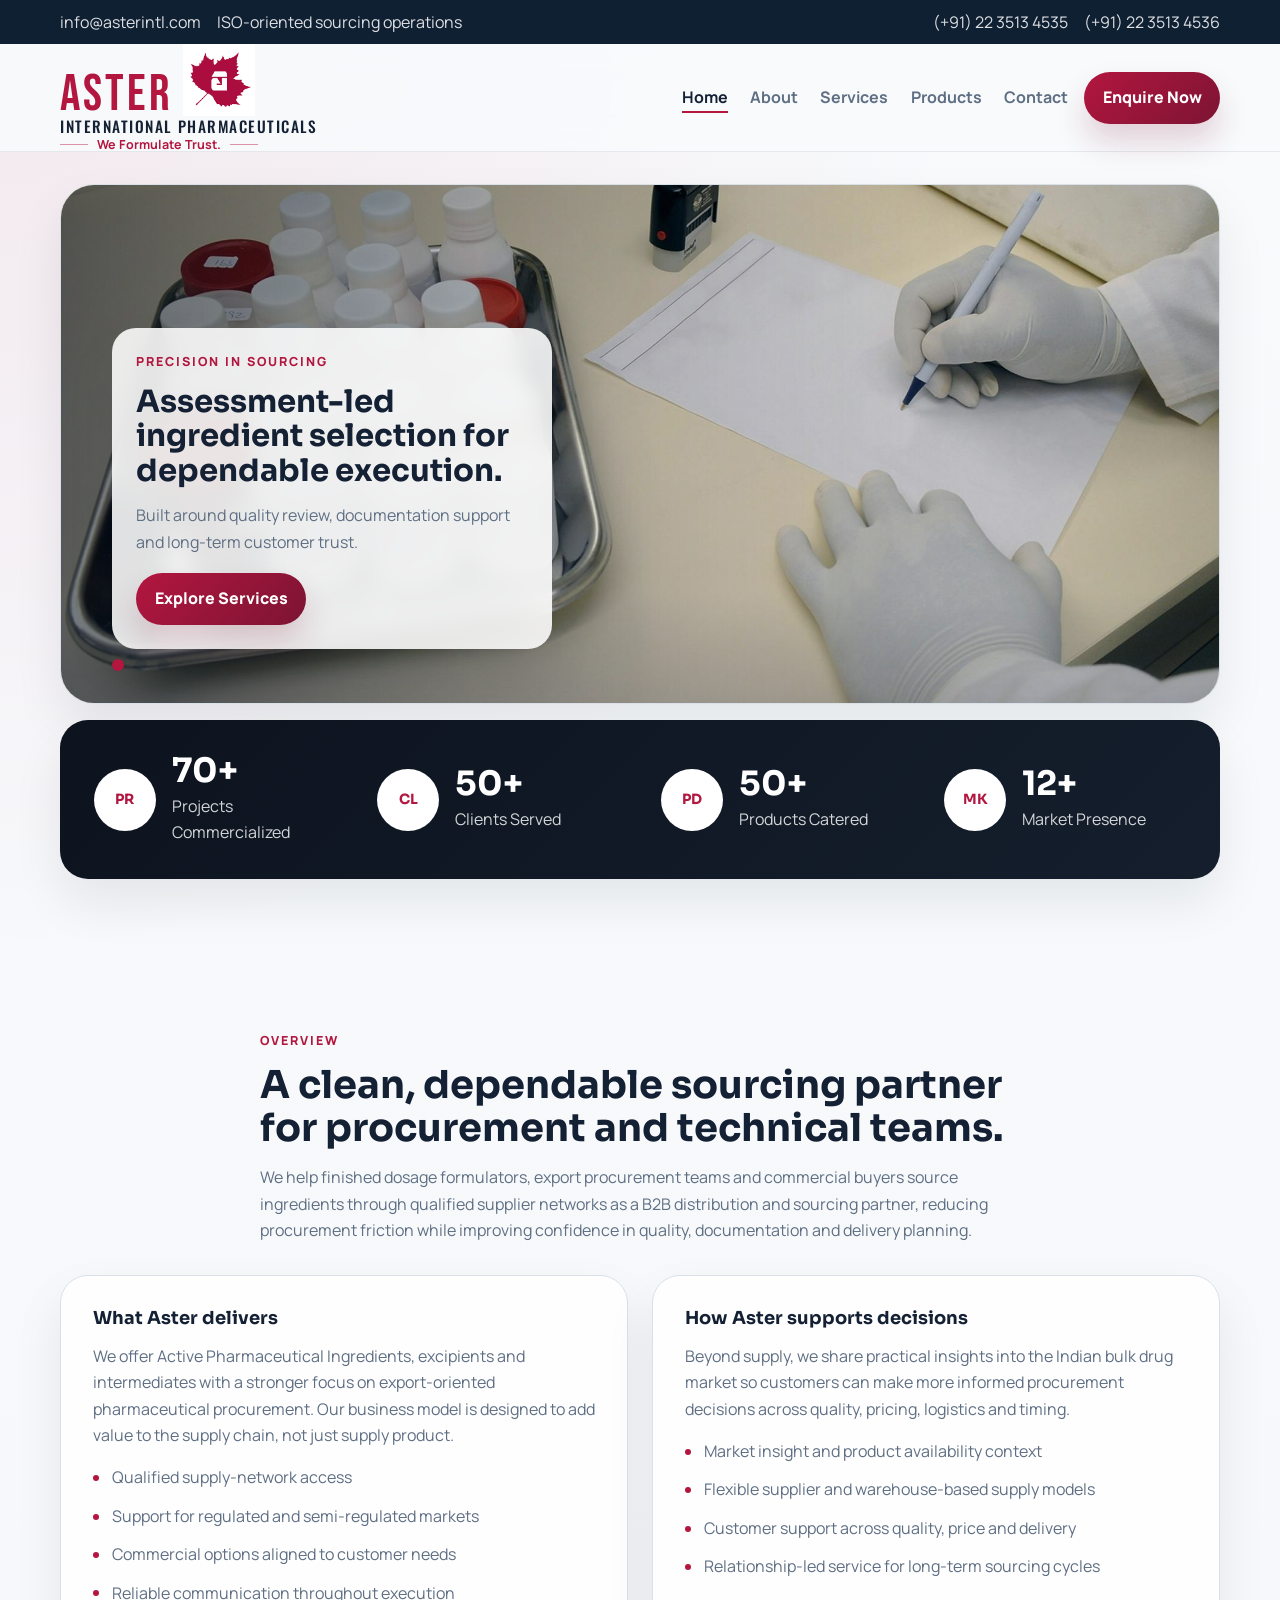
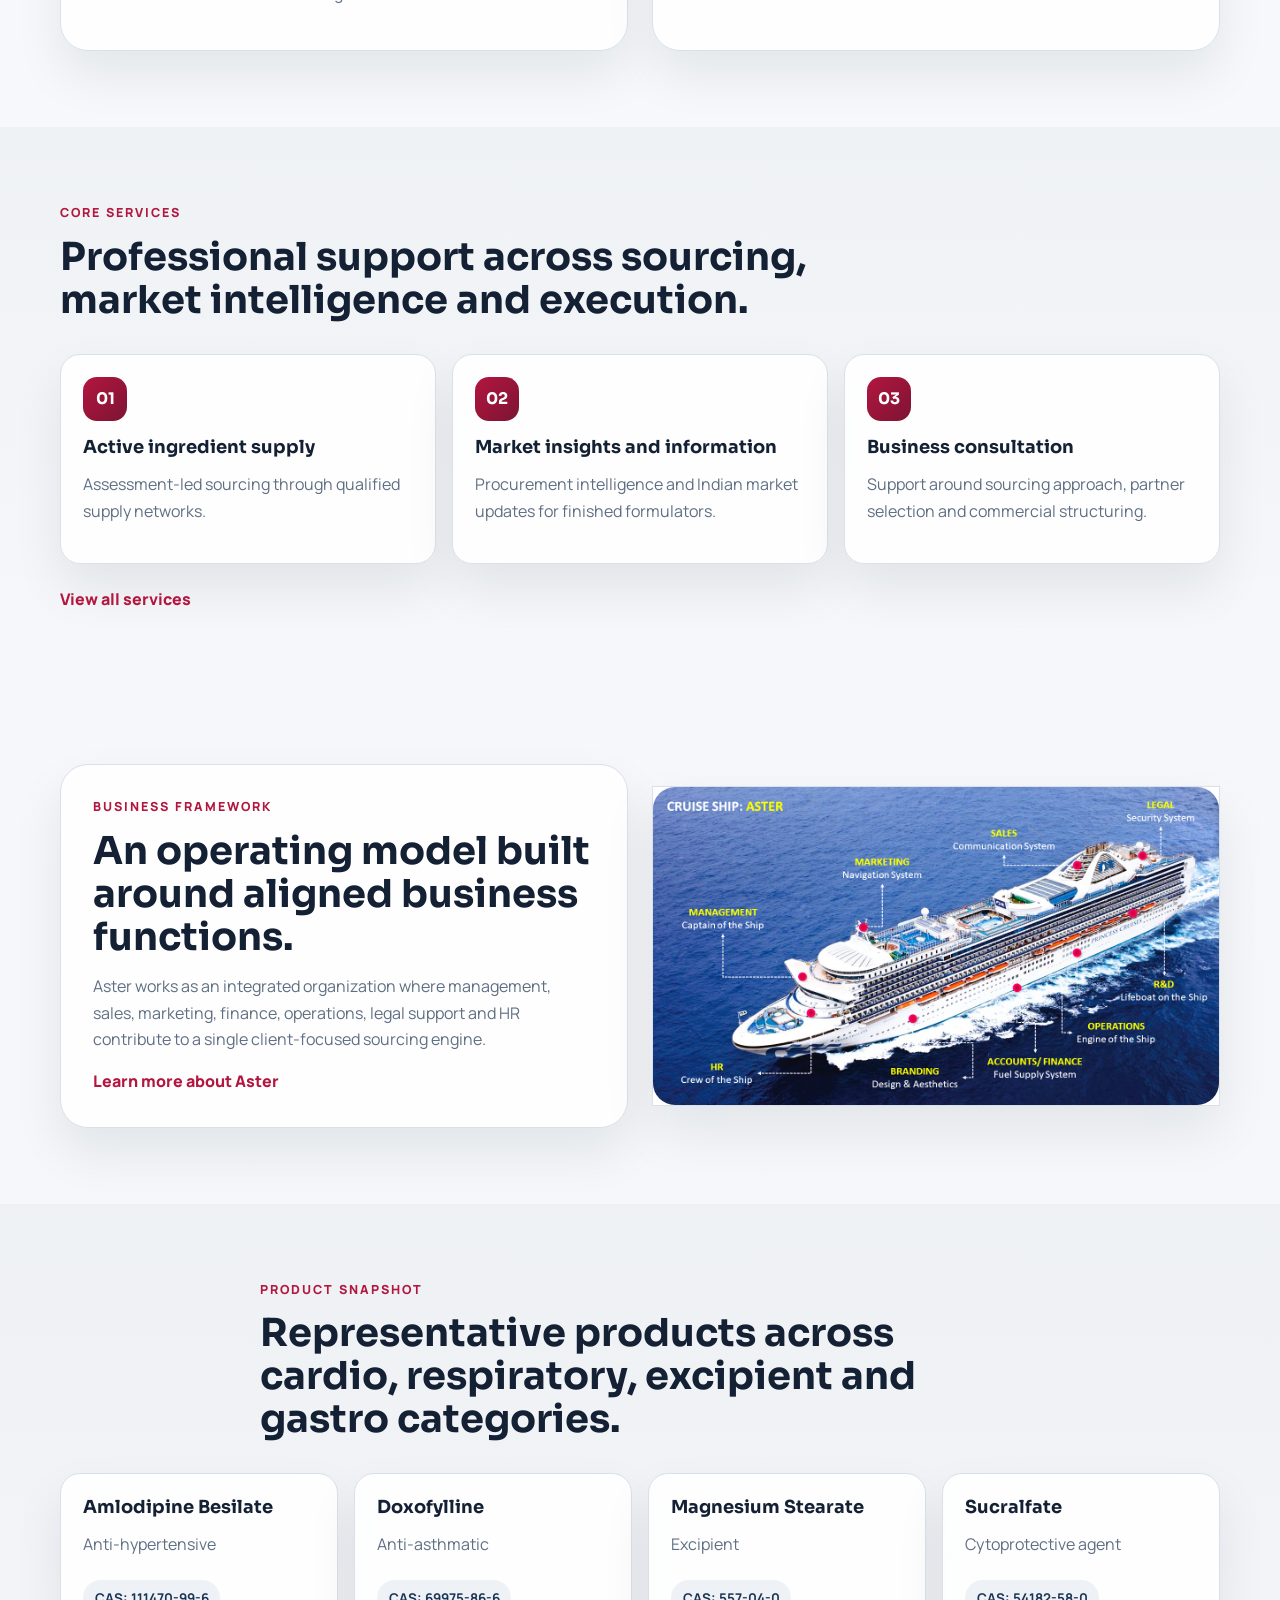
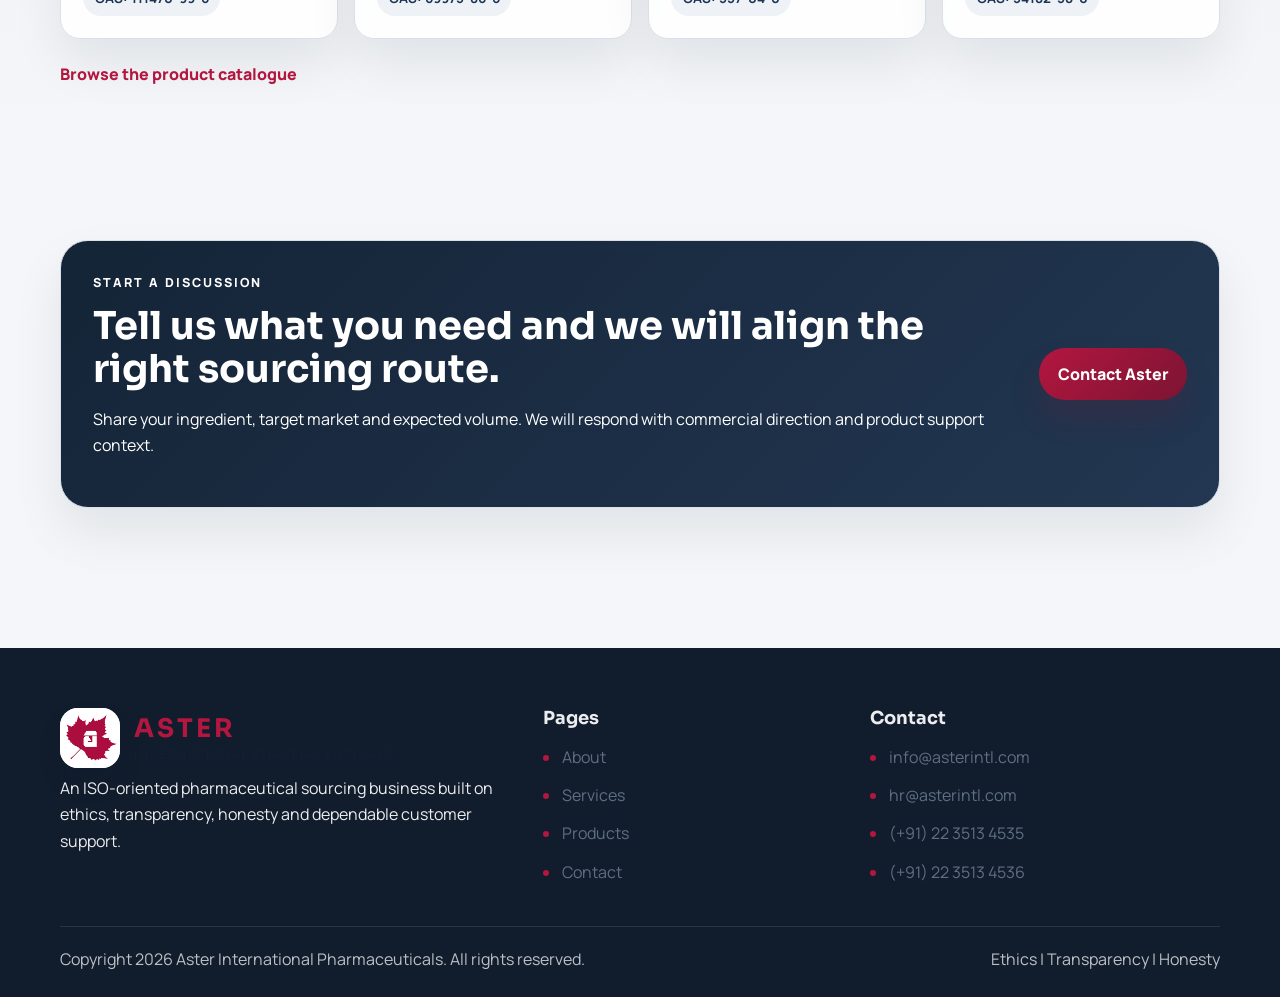
<file: index.html>
<!DOCTYPE html>
<html lang="en">
<head>
  <meta charset="UTF-8">
  <meta name="viewport" content="width=device-width, initial-scale=1.0">
  <title>Aster International | Pharmaceutical Ingredient Sourcing</title>
  <meta
    name="description"
    content="Aster International Pharmaceuticals provides API sourcing, excipients, intermediates, market intelligence and export support for pharmaceutical companies."
  >
  <link rel="preconnect" href="https://fonts.googleapis.com">
  <link rel="preconnect" href="https://fonts.gstatic.com" crossorigin>
  <link
    href="https://fonts.googleapis.com/css2?family=Bebas+Neue&family=Manrope:wght@400;500;600;700;800&family=Oswald:wght@400;500;600&family=Sora:wght@600;700&display=swap"
    rel="stylesheet"
  >
  <link rel="icon" type="image/png" href="assets/aster-logo.png">
  <link rel="stylesheet" href="styles.css">
</head>
<body class="page-home">
  <div class="topbar">
    <div class="container topbar-inner">
      <div class="topbar-line">
        <a href="mailto:info@asterintl.com">info@asterintl.com</a>
        <span>ISO-oriented sourcing operations</span>
      </div>
      <div class="topbar-line">
        <a href="tel:+912235134535">(+91) 22 3513 4535</a>
        <a href="tel:+912235134536">(+91) 22 3513 4536</a>
      </div>
    </div>
  </div>

  <header class="site-header">
    <div class="container nav-shell">
      <a href="index.html" class="brand brand-header">
        <span class="brand-header-lockup">
          <span class="brand-wordmark-row">
            <span class="brand-name">ASTER</span>
            <img class="brand-logo brand-logo-header" src="assets/aster-logo.png" alt="Aster International logo">
          </span>
          <span class="brand-subtitle">International Pharmaceuticals</span>
          <span class="brand-tagline">We Formulate Trust.</span>
        </span>
      </a>
      <button class="nav-toggle" aria-label="Toggle menu" aria-expanded="false">Menu</button>
      <nav class="site-nav">
        <ul class="nav-links">
          <li><a class="active" href="index.html">Home</a></li>
          <li><a href="about.html">About</a></li>
          <li><a href="services.html">Services</a></li>
          <li><a href="products.html">Products</a></li>
          <li><a href="contact.html">Contact</a></li>
        </ul>
      </nav>
      <a href="contact.html" class="header-cta">Enquire Now</a>
    </div>
  </header>

  <main>
    <section class="hero-slider-section">
      <div class="container">
        <div class="hero-slider reveal">
          <article class="hero-slide slide-partner active">
            <img
              class="hero-slide-image"
              src="assets/hero-clean-1.jpg"
              alt="Laboratory quality documentation and pharmaceutical samples"
            >
            <div class="hero-slide-panel">
              <p class="eyebrow">Precision In Sourcing</p>
              <h2>Assessment-led ingredient selection for dependable execution.</h2>
              <p>Built around quality review, documentation support and long-term customer trust.</p>
              <a href="services.html" class="button button-primary">Explore Services</a>
            </div>
          </article>

          <article class="hero-slide slide-products">
            <img
              class="hero-slide-image"
              src="assets/hero-clean-2.jpg"
              alt="Scientist operating a microscope in a laboratory"
            >
            <div class="hero-slide-panel">
              <p class="eyebrow">Active Ingredients and Excipients</p>
              <h2>Product support aligned to research, quality and commercial relevance.</h2>
              <p>Representative API and excipient coverage for formulation businesses and export buyers.</p>
              <a href="products.html" class="button button-primary">View Products</a>
            </div>
          </article>

          <article class="hero-slide slide-factories">
            <img
              class="hero-slide-image"
              src="assets/hero-clean-3.jpg"
              alt="Scientist working in a clean modern pharmaceutical lab"
            >
            <div class="hero-slide-panel">
              <p class="eyebrow">Distribution Network</p>
              <h2>Commercial support shaped around qualified supply networks and compliant sourcing routes.</h2>
              <p>Suitable for regulated and semi-regulated market programs across global pharmaceutical supply chains.</p>
              <a href="contact.html" class="button button-primary">Start Discussion</a>
            </div>
          </article>

          <div class="hero-slider-nav" aria-label="Homepage highlights">
            <button class="hero-dot active" type="button" aria-label="Show partner slide"></button>
            <button class="hero-dot" type="button" aria-label="Show products slide"></button>
            <button class="hero-dot" type="button" aria-label="Show factories slide"></button>
          </div>
        </div>
      </div>
    </section>

    <section class="section section-tight">
      <div class="container">
        <div class="metric-band reveal">
          <article class="metric-item">
            <div class="metric-icon">PR</div>
            <div>
              <strong class="count-up" data-target="70">0</strong>
              <span>Projects Commercialized</span>
            </div>
          </article>
          <article class="metric-item">
            <div class="metric-icon">CL</div>
            <div>
              <strong class="count-up" data-target="50">0</strong>
              <span>Clients Served</span>
            </div>
          </article>
          <article class="metric-item">
            <div class="metric-icon">PD</div>
            <div>
              <strong class="count-up" data-target="50">0</strong>
              <span>Products Catered</span>
            </div>
          </article>
          <article class="metric-item">
            <div class="metric-icon">MK</div>
            <div>
              <strong class="count-up" data-target="12">0</strong>
              <span>Market Presence</span>
            </div>
          </article>
        </div>
      </div>
    </section>

    <section class="section">
      <div class="container section-intro reveal">
        <p class="eyebrow">Overview</p>
        <h2>A clean, dependable sourcing partner for procurement and technical teams.</h2>
        <p>
          We help finished dosage formulators, export procurement teams and commercial buyers source
          ingredients through qualified supplier networks as a B2B distribution and sourcing partner,
          reducing procurement friction while improving confidence in quality, documentation and delivery planning.
        </p>
      </div>

      <div class="container split-grid">
        <article class="content-card reveal">
          <h3>What Aster delivers</h3>
          <p>
            We offer Active Pharmaceutical Ingredients, excipients and intermediates with a stronger
            focus on export-oriented pharmaceutical procurement. Our business model is designed to add
            value to the supply chain, not just supply product.
          </p>
          <ul class="check-list">
            <li>Qualified supply-network access</li>
            <li>Support for regulated and semi-regulated markets</li>
            <li>Commercial options aligned to customer needs</li>
            <li>Reliable communication throughout execution</li>
          </ul>
        </article>

        <article class="content-card reveal">
          <h3>How Aster supports decisions</h3>
          <p>
            Beyond supply, we share practical insights into the Indian bulk drug market so customers
            can make more informed procurement decisions across quality, pricing, logistics and timing.
          </p>
          <ul class="check-list">
            <li>Market insight and product availability context</li>
            <li>Flexible supplier and warehouse-based supply models</li>
            <li>Customer support across quality, price and delivery</li>
            <li>Relationship-led service for long-term sourcing cycles</li>
          </ul>
        </article>
      </div>
    </section>

    <section class="section section-surface">
      <div class="container">
        <div class="section-intro reveal">
          <p class="eyebrow">Core Services</p>
          <h2>Professional support across sourcing, market intelligence and execution.</h2>
        </div>
        <div class="card-grid three-up">
          <article class="service-box reveal">
            <span class="service-number">01</span>
            <h3>Active ingredient supply</h3>
            <p>Assessment-led sourcing through qualified supply networks.</p>
          </article>
          <article class="service-box reveal">
            <span class="service-number">02</span>
            <h3>Market insights and information</h3>
            <p>Procurement intelligence and Indian market updates for finished formulators.</p>
          </article>
          <article class="service-box reveal">
            <span class="service-number">03</span>
            <h3>Business consultation</h3>
            <p>Support around sourcing approach, partner selection and commercial structuring.</p>
          </article>
        </div>
        <div class="section-actions reveal">
          <a href="services.html" class="text-link">View all services</a>
        </div>
      </div>
    </section>

    <section class="section">
      <div class="container visual-layout">
        <div class="visual-copy reveal">
          <p class="eyebrow">Business Framework</p>
          <h2>An operating model built around aligned business functions.</h2>
          <p>
            Aster works as an integrated organization where management, sales, marketing, finance,
            operations, legal support and HR contribute to a single client-focused sourcing engine.
          </p>
          <a href="about.html" class="text-link">Learn more about Aster</a>
        </div>
        <div class="visual-frame reveal">
          <img
            src="assets/aster-organization-map.jpeg"
            alt="Aster organizational operating model showing management, sales, operations, finance and support functions"
          >
        </div>
      </div>
    </section>

    <section class="section section-surface">
      <div class="container section-intro reveal">
        <p class="eyebrow">Product Snapshot</p>
        <h2>Representative products across cardio, respiratory, excipient and gastro categories.</h2>
      </div>
      <div class="container card-grid four-up">
        <article class="product-preview reveal">
          <h3>Amlodipine Besilate</h3>
          <p>Anti-hypertensive</p>
          <span>CAS: 111470-99-6</span>
        </article>
        <article class="product-preview reveal">
          <h3>Doxofylline</h3>
          <p>Anti-asthmatic</p>
          <span>CAS: 69975-86-6</span>
        </article>
        <article class="product-preview reveal">
          <h3>Magnesium Stearate</h3>
          <p>Excipient</p>
          <span>CAS: 557-04-0</span>
        </article>
        <article class="product-preview reveal">
          <h3>Sucralfate</h3>
          <p>Cytoprotective agent</p>
          <span>CAS: 54182-58-0</span>
        </article>
      </div>
      <div class="container section-actions reveal">
        <a href="products.html" class="text-link">Browse the product catalogue</a>
      </div>
    </section>

    <section class="section">
      <div class="container cta-panel reveal">
        <div>
          <p class="eyebrow">Start A Discussion</p>
          <h2>Tell us what you need and we will align the right sourcing route.</h2>
          <p>
            Share your ingredient, target market and expected volume. We will respond with commercial
            direction and product support context.
          </p>
        </div>
        <a href="contact.html" class="button button-primary">Contact Aster</a>
      </div>
    </section>
  </main>

  <footer class="site-footer">
    <div class="container footer-grid">
      <div class="footer-brand">
        <a href="index.html" class="brand">
          <img class="brand-logo" src="assets/aster-logo.png" alt="Aster International logo">
          <span class="brand-text">
            <strong>ASTER</strong>
            <small>International Pharmaceuticals</small>
          </span>
        </a>
        <p class="footer-copy">
          An ISO-oriented pharmaceutical sourcing business built on ethics, transparency, honesty and
          dependable customer support.
        </p>
      </div>
      <div>
        <h3>Pages</h3>
        <ul class="footer-links">
          <li><a href="about.html">About</a></li>
          <li><a href="services.html">Services</a></li>
          <li><a href="products.html">Products</a></li>
          <li><a href="contact.html">Contact</a></li>
        </ul>
      </div>
      <div>
        <h3>Contact</h3>
        <ul class="footer-links">
          <li><a href="mailto:info@asterintl.com">info@asterintl.com</a></li>
          <li><a href="mailto:hr@asterintl.com">hr@asterintl.com</a></li>
          <li><a href="tel:+912235134535">(+91) 22 3513 4535</a></li>
          <li><a href="tel:+912235134536">(+91) 22 3513 4536</a></li>
        </ul>
      </div>
    </div>
    <div class="container footer-bottom">
      <p>Copyright <span data-year></span> Aster International Pharmaceuticals. All rights reserved.</p>
      <p>Ethics | Transparency | Honesty</p>
    </div>
  </footer>

  <script src="script.js"></script>
</body>
</html>
</file>
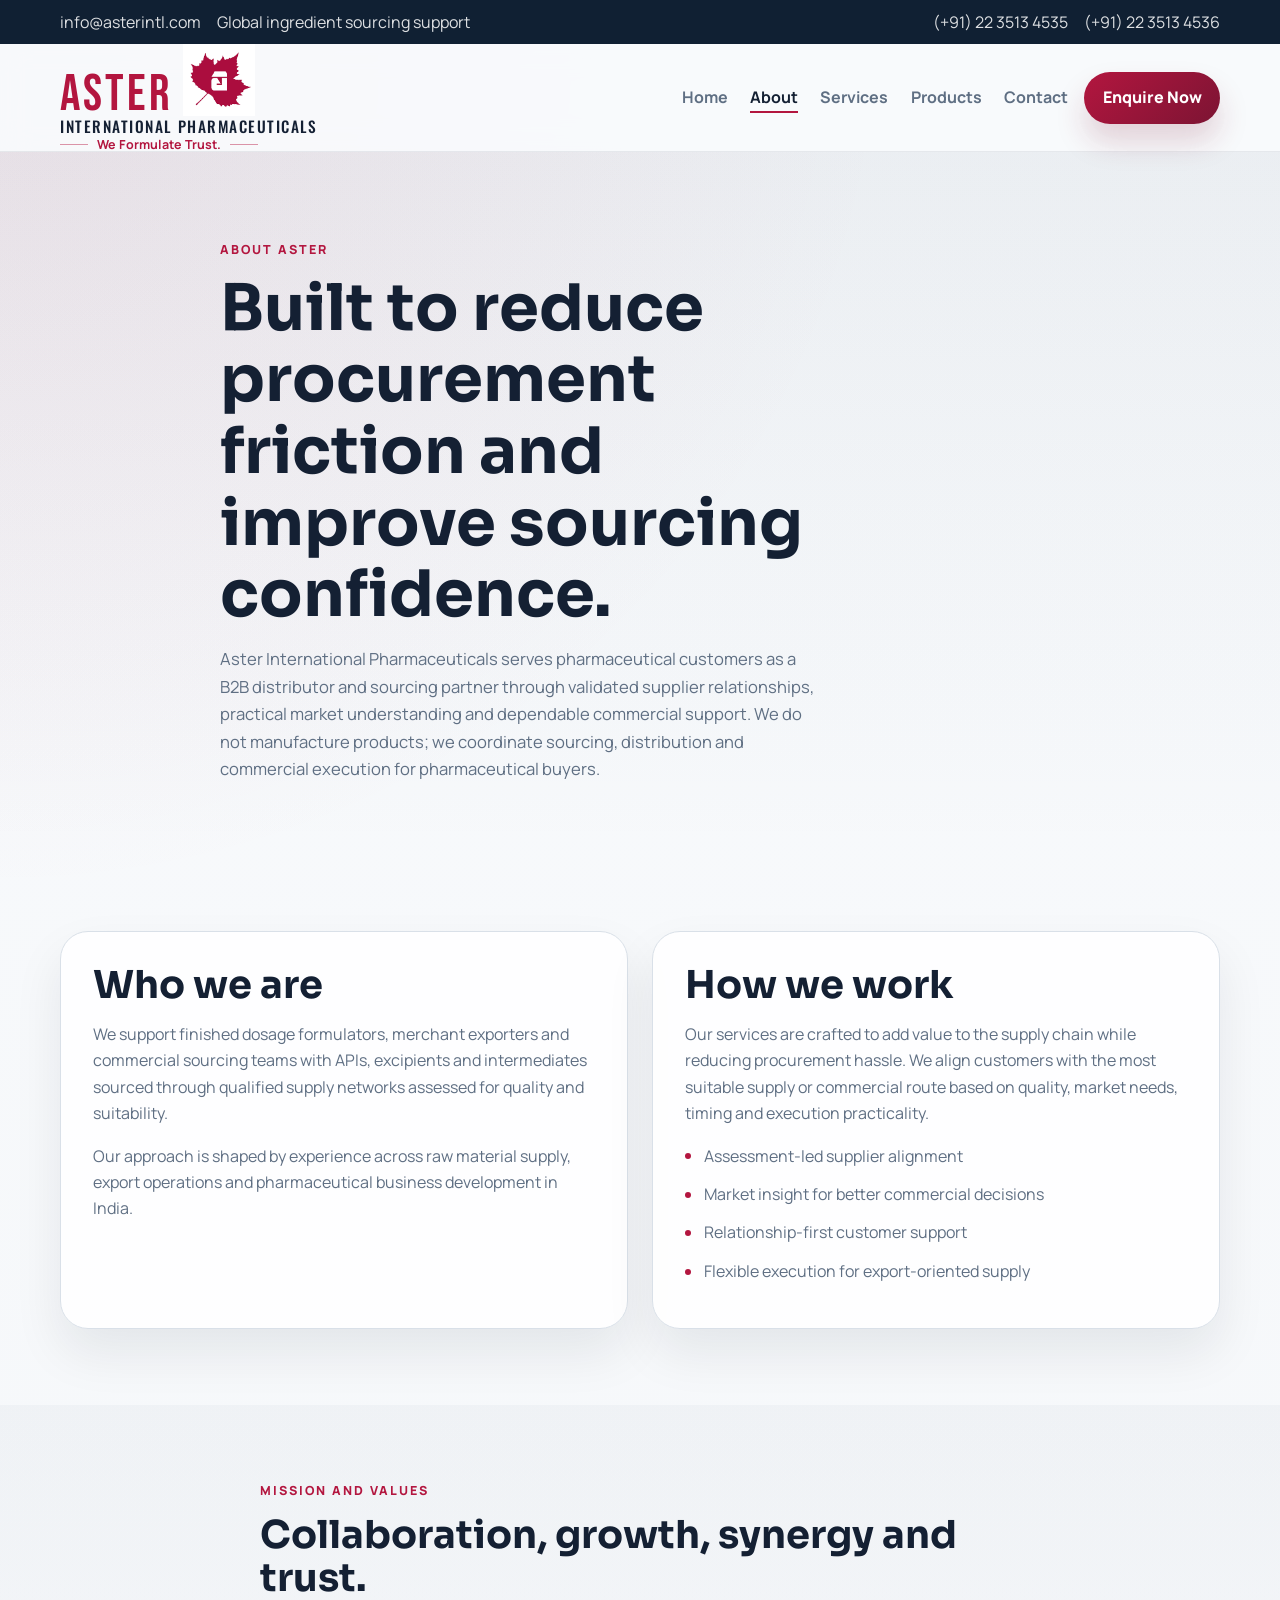
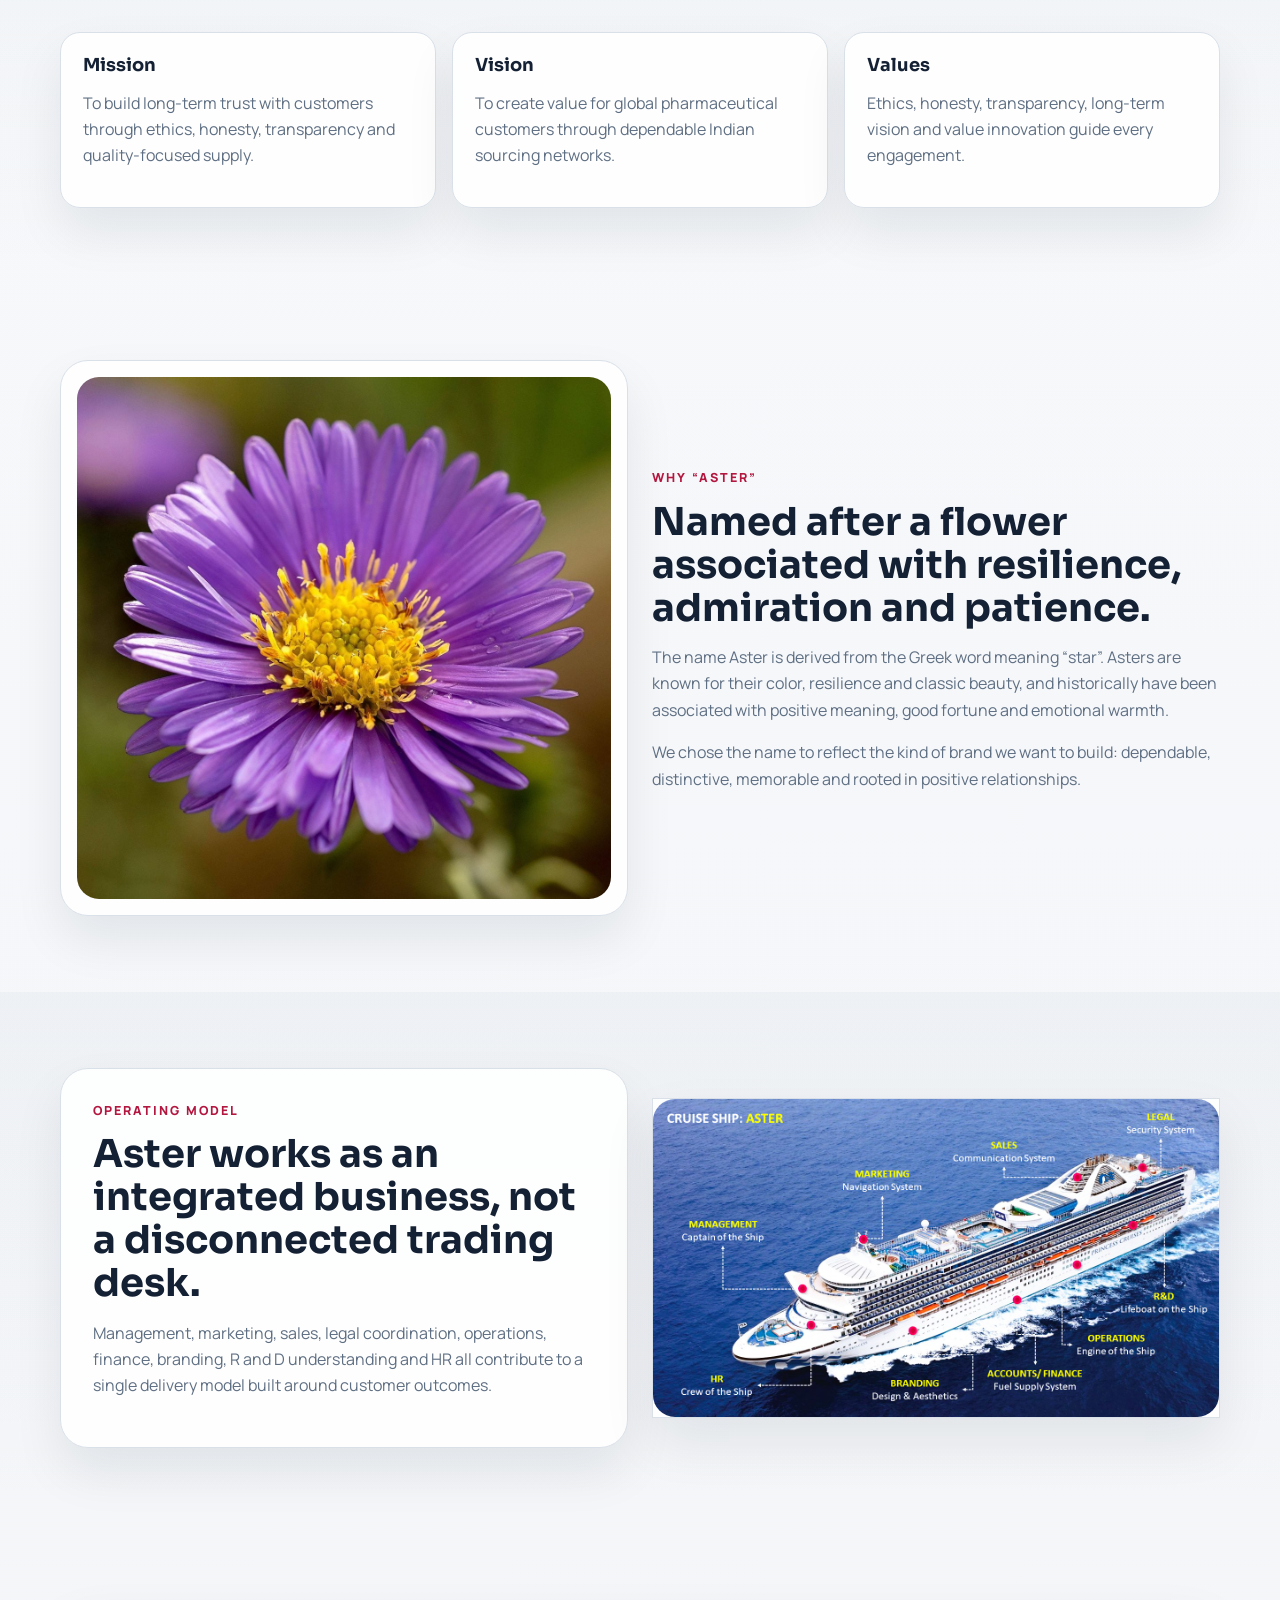
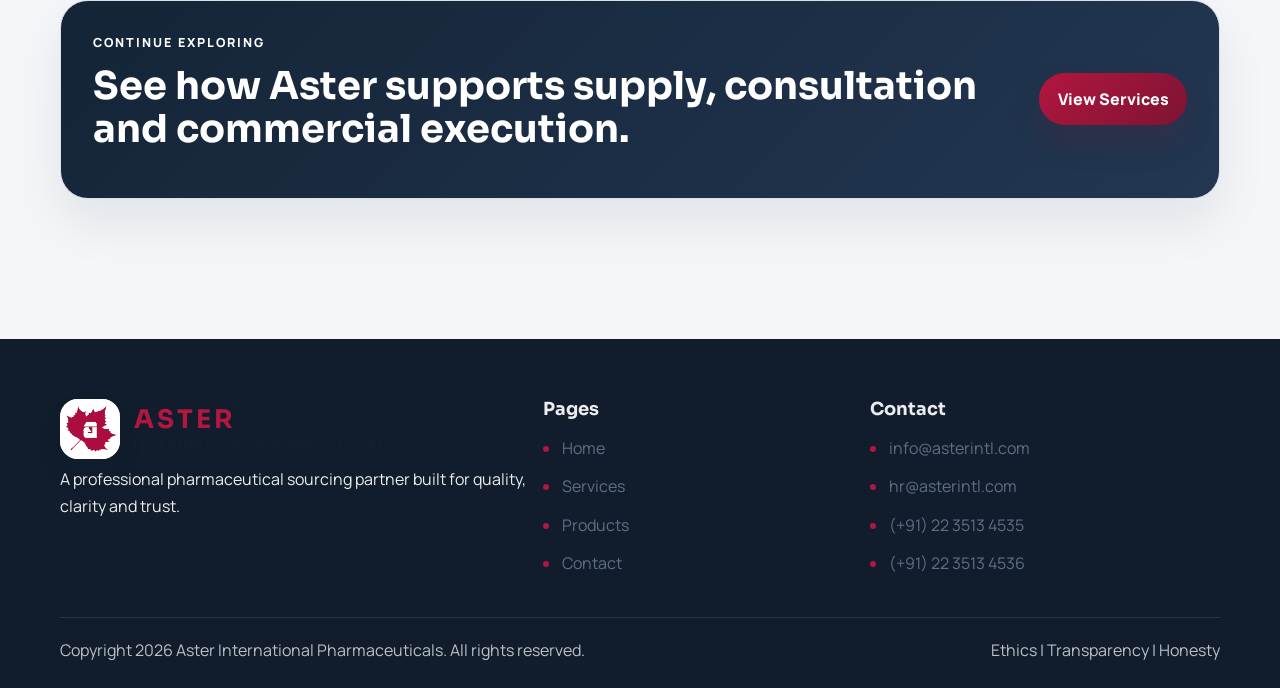
<file: about.html>
<!DOCTYPE html>
<html lang="en">
<head>
  <meta charset="UTF-8">
  <meta name="viewport" content="width=device-width, initial-scale=1.0">
  <title>About | Aster International</title>
  <meta
    name="description"
    content="Learn about Aster International Pharmaceuticals, its mission, values, sourcing philosophy and operating model."
  >
  <link rel="preconnect" href="https://fonts.googleapis.com">
  <link rel="preconnect" href="https://fonts.gstatic.com" crossorigin>
  <link
    href="https://fonts.googleapis.com/css2?family=Bebas+Neue&family=Manrope:wght@400;500;600;700;800&family=Oswald:wght@400;500;600&family=Sora:wght@600;700&display=swap"
    rel="stylesheet"
  >
  <link rel="icon" type="image/png" href="assets/aster-logo.png">
  <link rel="stylesheet" href="styles.css">
</head>
<body class="page-about">
  <div class="topbar">
    <div class="container topbar-inner">
      <div class="topbar-line">
        <a href="mailto:info@asterintl.com">info@asterintl.com</a>
        <span>Global ingredient sourcing support</span>
      </div>
      <div class="topbar-line">
        <a href="tel:+912235134535">(+91) 22 3513 4535</a>
        <a href="tel:+912235134536">(+91) 22 3513 4536</a>
      </div>
    </div>
  </div>

  <header class="site-header">
    <div class="container nav-shell">
      <a href="index.html" class="brand brand-header">
        <span class="brand-header-lockup">
          <span class="brand-wordmark-row">
            <span class="brand-name">ASTER</span>
            <img class="brand-logo brand-logo-header" src="assets/aster-logo.png" alt="Aster International logo">
          </span>
          <span class="brand-subtitle">International Pharmaceuticals</span>
          <span class="brand-tagline">We Formulate Trust.</span>
        </span>
      </a>
      <button class="nav-toggle" aria-label="Toggle menu" aria-expanded="false">Menu</button>
      <nav class="site-nav">
        <ul class="nav-links">
          <li><a href="index.html">Home</a></li>
          <li><a class="active" href="about.html">About</a></li>
          <li><a href="services.html">Services</a></li>
          <li><a href="products.html">Products</a></li>
          <li><a href="contact.html">Contact</a></li>
        </ul>
      </nav>
      <a href="contact.html" class="header-cta">Enquire Now</a>
    </div>
  </header>

  <main>
    <section class="page-hero">
      <div class="container">
        <p class="eyebrow">About Aster</p>
        <h1>Built to reduce procurement friction and improve sourcing confidence.</h1>
        <p class="lead">
          Aster International Pharmaceuticals serves pharmaceutical customers as a B2B distributor
          and sourcing partner through validated supplier relationships, practical market understanding
          and dependable commercial support. We do not manufacture products; we coordinate sourcing,
          distribution and commercial execution for pharmaceutical buyers.
        </p>
      </div>
    </section>

    <section class="section">
      <div class="container split-grid">
        <article class="content-card reveal">
          <h2>Who we are</h2>
          <p>
            We support finished dosage formulators, merchant exporters and commercial sourcing teams
            with APIs, excipients and intermediates sourced through qualified supply networks
            assessed for quality and suitability.
          </p>
          <p>
            Our approach is shaped by experience across raw material supply, export operations and
            pharmaceutical business development in India.
          </p>
        </article>
        <article class="content-card reveal">
          <h2>How we work</h2>
          <p>
            Our services are crafted to add value to the supply chain while reducing procurement hassle.
            We align customers with the most suitable supply or commercial route based on quality,
            market needs, timing and execution practicality.
          </p>
          <ul class="check-list">
            <li>Assessment-led supplier alignment</li>
            <li>Market insight for better commercial decisions</li>
            <li>Relationship-first customer support</li>
            <li>Flexible execution for export-oriented supply</li>
          </ul>
        </article>
      </div>
    </section>

    <section class="section section-surface">
      <div class="container section-intro reveal">
        <p class="eyebrow">Mission and Values</p>
        <h2>Collaboration, growth, synergy and trust.</h2>
      </div>
      <div class="container card-grid three-up">
        <article class="pillar-card reveal">
          <h3>Mission</h3>
          <p>
            To build long-term trust with customers through ethics, honesty, transparency and quality-focused supply.
          </p>
        </article>
        <article class="pillar-card reveal">
          <h3>Vision</h3>
          <p>
            To create value for global pharmaceutical customers through dependable Indian sourcing networks.
          </p>
        </article>
        <article class="pillar-card reveal">
          <h3>Values</h3>
          <p>
            Ethics, honesty, transparency, long-term vision and value innovation guide every engagement.
          </p>
        </article>
      </div>
    </section>

    <section class="section">
      <div class="container flower-layout">
        <div class="flower-frame reveal">
          <img src="assets/aster-flower.jpg" alt="Purple aster flower">
        </div>
        <div class="flower-copy reveal">
          <p class="eyebrow">Why “Aster”</p>
          <h2>Named after a flower associated with resilience, admiration and patience.</h2>
          <p>
            The name Aster is derived from the Greek word meaning “star”. Asters are known for their
            color, resilience and classic beauty, and historically have been associated with positive
            meaning, good fortune and emotional warmth.
          </p>
          <p>
            We chose the name to reflect the kind of brand we want to build: dependable, distinctive,
            memorable and rooted in positive relationships.
          </p>
        </div>
      </div>
    </section>

    <section class="section section-surface">
      <div class="container visual-layout">
        <div class="visual-copy reveal">
          <p class="eyebrow">Operating Model</p>
          <h2>Aster works as an integrated business, not a disconnected trading desk.</h2>
          <p>
            Management, marketing, sales, legal coordination, operations, finance, branding, R and D
            understanding and HR all contribute to a single delivery model built around customer outcomes.
          </p>
        </div>
        <div class="visual-frame reveal">
          <img
            src="assets/aster-organization-map.jpeg"
            alt="Aster business function illustration showing management, sales, operations, finance and support functions"
          >
        </div>
      </div>
    </section>

    <section class="section">
      <div class="container cta-panel reveal">
        <div>
          <p class="eyebrow">Continue Exploring</p>
          <h2>See how Aster supports supply, consultation and commercial execution.</h2>
        </div>
        <a href="services.html" class="button button-primary">View Services</a>
      </div>
    </section>
  </main>

  <footer class="site-footer">
    <div class="container footer-grid">
      <div class="footer-brand">
        <a href="index.html" class="brand">
          <img class="brand-logo" src="assets/aster-logo.png" alt="Aster International logo">
          <span class="brand-text">
            <strong>ASTER</strong>
            <small>International Pharmaceuticals</small>
          </span>
        </a>
        <p class="footer-copy">A professional pharmaceutical sourcing partner built for quality, clarity and trust.</p>
      </div>
      <div>
        <h3>Pages</h3>
        <ul class="footer-links">
          <li><a href="index.html">Home</a></li>
          <li><a href="services.html">Services</a></li>
          <li><a href="products.html">Products</a></li>
          <li><a href="contact.html">Contact</a></li>
        </ul>
      </div>
      <div>
        <h3>Contact</h3>
        <ul class="footer-links">
          <li><a href="mailto:info@asterintl.com">info@asterintl.com</a></li>
          <li><a href="mailto:hr@asterintl.com">hr@asterintl.com</a></li>
          <li><a href="tel:+912235134535">(+91) 22 3513 4535</a></li>
          <li><a href="tel:+912235134536">(+91) 22 3513 4536</a></li>
        </ul>
      </div>
    </div>
    <div class="container footer-bottom">
      <p>Copyright <span data-year></span> Aster International Pharmaceuticals. All rights reserved.</p>
      <p>Ethics | Transparency | Honesty</p>
    </div>
  </footer>

  <script src="script.js"></script>
</body>
</html>
</file>
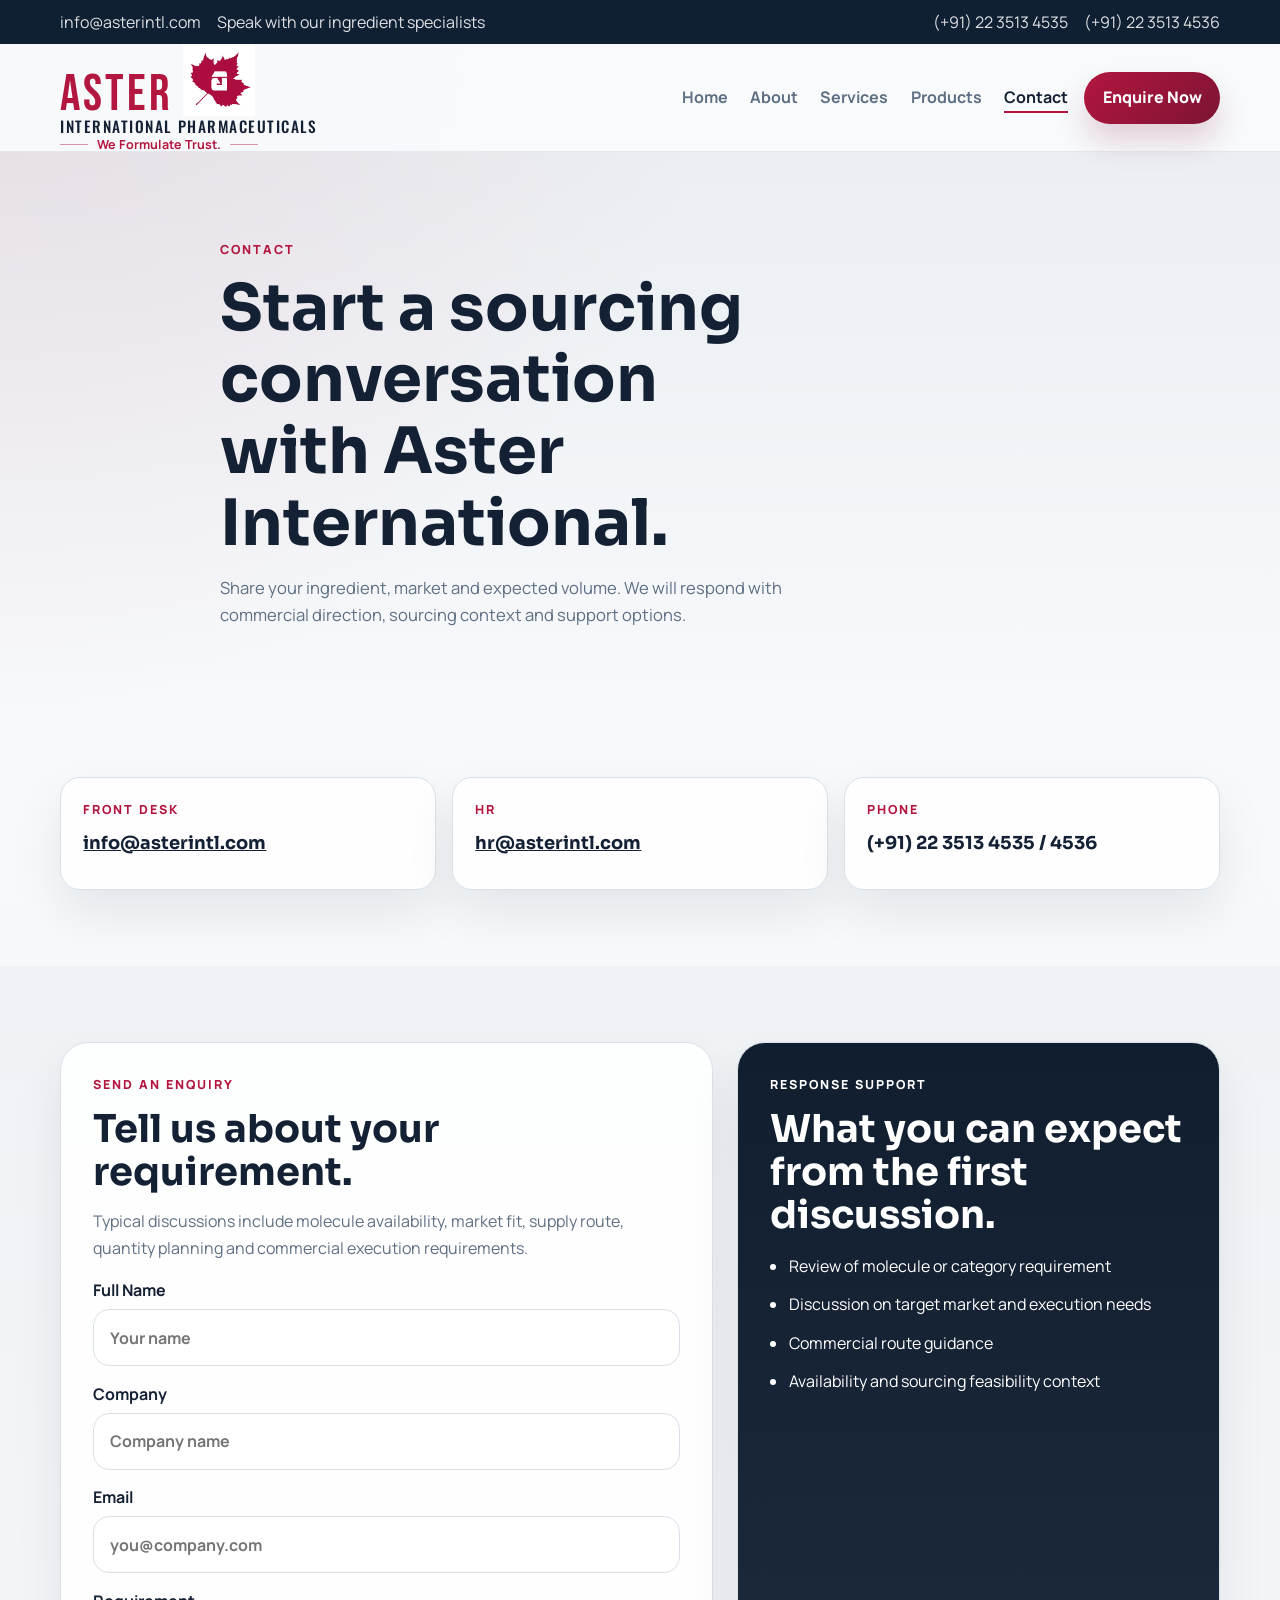
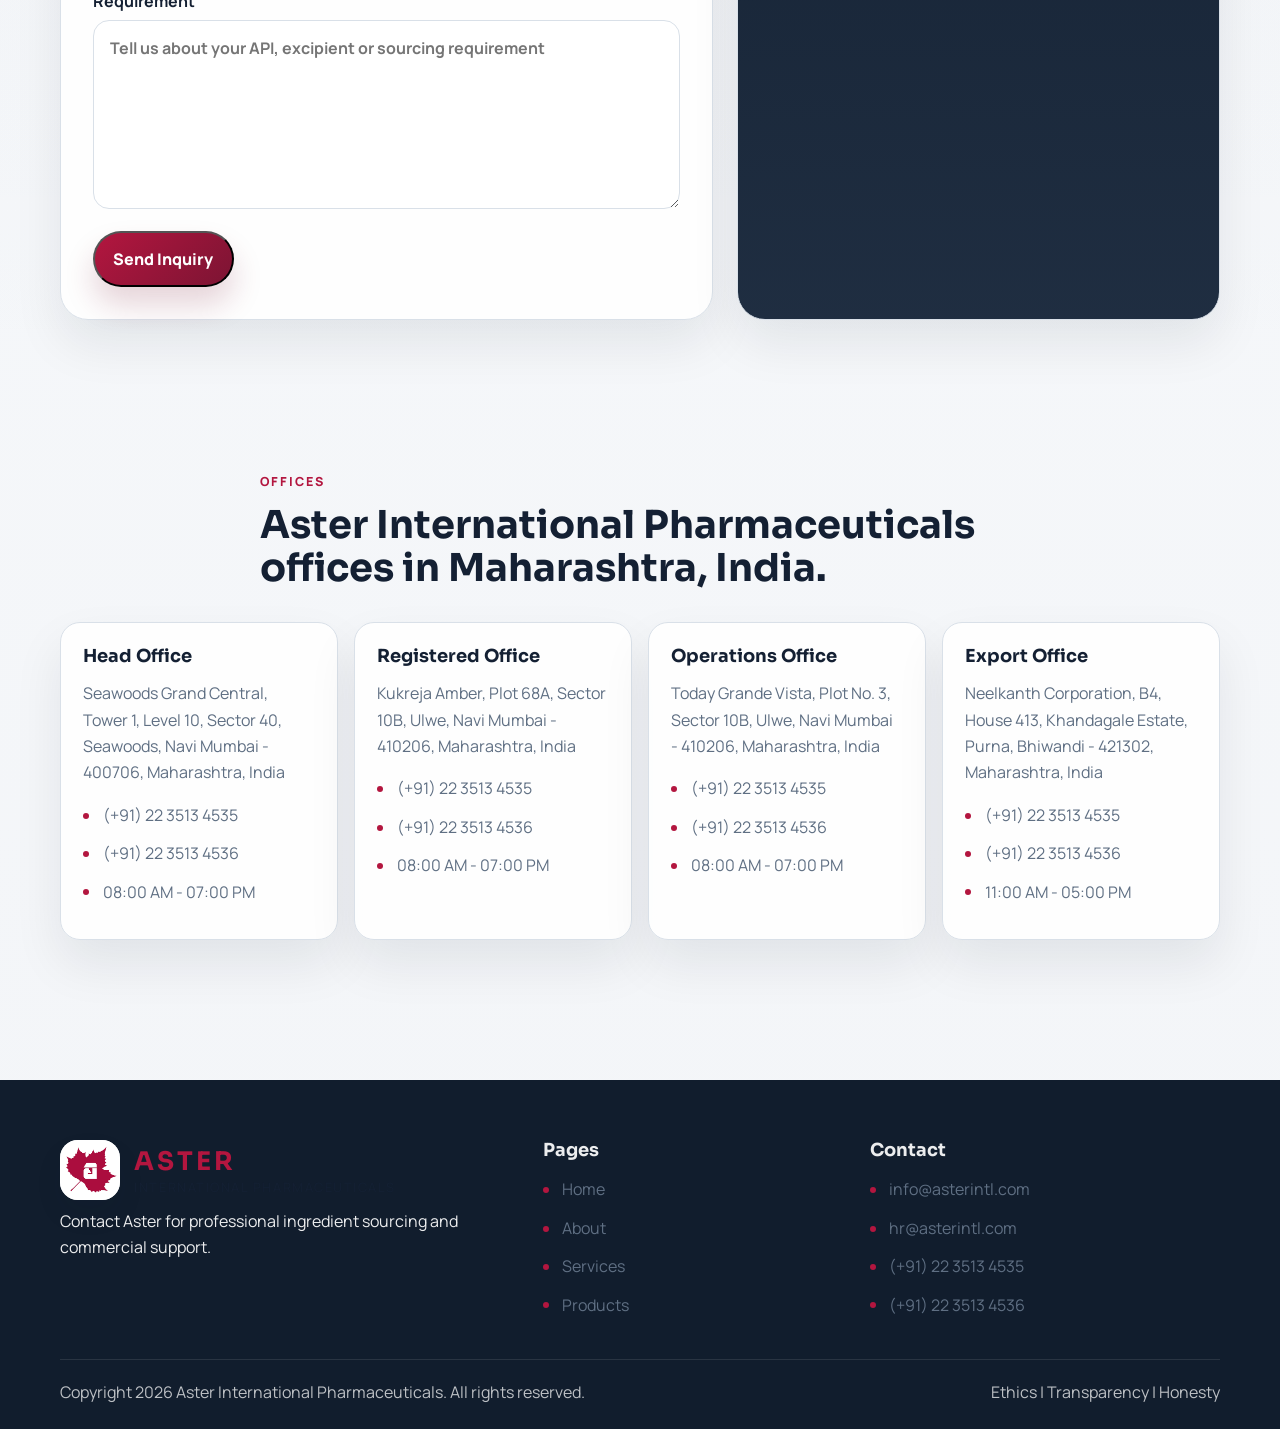
<file: contact.html>
<!DOCTYPE html>
<html lang="en">
<head>
  <meta charset="UTF-8">
  <meta name="viewport" content="width=device-width, initial-scale=1.0">
  <title>Contact | Aster International</title>
  <meta
    name="description"
    content="Contact Aster International Pharmaceuticals for API sourcing, excipient support and pharmaceutical procurement assistance."
  >
  <link rel="preconnect" href="https://fonts.googleapis.com">
  <link rel="preconnect" href="https://fonts.gstatic.com" crossorigin>
  <link
    href="https://fonts.googleapis.com/css2?family=Bebas+Neue&family=Manrope:wght@400;500;600;700;800&family=Oswald:wght@400;500;600&family=Sora:wght@600;700&display=swap"
    rel="stylesheet"
  >
  <link rel="icon" type="image/png" href="assets/aster-logo.png">
  <link rel="stylesheet" href="styles.css">
</head>
<body class="page-contact">
  <div class="topbar">
    <div class="container topbar-inner">
      <div class="topbar-line">
        <a href="mailto:info@asterintl.com">info@asterintl.com</a>
        <span>Speak with our ingredient specialists</span>
      </div>
      <div class="topbar-line">
        <a href="tel:+912235134535">(+91) 22 3513 4535</a>
        <a href="tel:+912235134536">(+91) 22 3513 4536</a>
      </div>
    </div>
  </div>

  <header class="site-header">
    <div class="container nav-shell">
      <a href="index.html" class="brand brand-header">
        <span class="brand-header-lockup">
          <span class="brand-wordmark-row">
            <span class="brand-name">ASTER</span>
            <img class="brand-logo brand-logo-header" src="assets/aster-logo.png" alt="Aster International logo">
          </span>
          <span class="brand-subtitle">International Pharmaceuticals</span>
          <span class="brand-tagline">We Formulate Trust.</span>
        </span>
      </a>
      <button class="nav-toggle" aria-label="Toggle menu" aria-expanded="false">Menu</button>
      <nav class="site-nav">
        <ul class="nav-links">
          <li><a href="index.html">Home</a></li>
          <li><a href="about.html">About</a></li>
          <li><a href="services.html">Services</a></li>
          <li><a href="products.html">Products</a></li>
          <li><a class="active" href="contact.html">Contact</a></li>
        </ul>
      </nav>
      <a href="contact.html" class="header-cta">Enquire Now</a>
    </div>
  </header>

  <main>
    <section class="page-hero">
      <div class="container">
        <p class="eyebrow">Contact</p>
        <h1>Start a sourcing conversation with Aster International.</h1>
        <p class="lead">
          Share your ingredient, market and expected volume. We will respond with commercial direction,
          sourcing context and support options.
        </p>
      </div>
    </section>

    <section class="section">
      <div class="container card-grid three-up">
        <article class="mini-card reveal">
          <p class="mini-label">Front Desk</p>
          <h3><a href="mailto:info@asterintl.com">info@asterintl.com</a></h3>
        </article>
        <article class="mini-card reveal">
          <p class="mini-label">HR</p>
          <h3><a href="mailto:hr@asterintl.com">hr@asterintl.com</a></h3>
        </article>
        <article class="mini-card reveal">
          <p class="mini-label">Phone</p>
          <h3>(+91) 22 3513 4535 / 4536</h3>
        </article>
      </div>
    </section>

    <section class="section section-surface">
      <div class="container contact-layout">
        <article class="contact-panel reveal">
          <p class="eyebrow">Send an Enquiry</p>
          <h2>Tell us about your requirement.</h2>
          <p>
            Typical discussions include molecule availability, market fit, supply route, quantity planning
            and commercial execution requirements.
          </p>
          <form class="contact-form">
            <label>
              Full Name
              <input type="text" placeholder="Your name" required>
            </label>
            <label>
              Company
              <input type="text" placeholder="Company name" required>
            </label>
            <label>
              Email
              <input type="email" placeholder="you@company.com" required>
            </label>
            <label>
              Requirement
              <textarea rows="6" placeholder="Tell us about your API, excipient or sourcing requirement"></textarea>
            </label>
            <button type="submit" class="button button-primary">Send Inquiry</button>
          </form>
        </article>

        <article class="contact-panel contact-panel-dark reveal">
          <p class="eyebrow">Response Support</p>
          <h2>What you can expect from the first discussion.</h2>
          <ul class="check-list light-list">
            <li>Review of molecule or category requirement</li>
            <li>Discussion on target market and execution needs</li>
            <li>Commercial route guidance</li>
            <li>Availability and sourcing feasibility context</li>
          </ul>
        </article>
      </div>
    </section>

    <section class="section">
      <div class="container section-intro reveal">
        <p class="eyebrow">Offices</p>
        <h2>Aster International Pharmaceuticals offices in Maharashtra, India.</h2>
      </div>
      <div class="container card-grid four-up">
        <article class="office-card reveal">
          <h3>Head Office</h3>
          <p>Seawoods Grand Central, Tower 1, Level 10, Sector 40, Seawoods, Navi Mumbai - 400706, Maharashtra, India</p>
          <ul class="office-list">
            <li>(+91) 22 3513 4535</li>
            <li>(+91) 22 3513 4536</li>
            <li>08:00 AM - 07:00 PM</li>
          </ul>
        </article>
        <article class="office-card reveal">
          <h3>Registered Office</h3>
          <p>Kukreja Amber, Plot 68A, Sector 10B, Ulwe, Navi Mumbai - 410206, Maharashtra, India</p>
          <ul class="office-list">
            <li>(+91) 22 3513 4535</li>
            <li>(+91) 22 3513 4536</li>
            <li>08:00 AM - 07:00 PM</li>
          </ul>
        </article>
        <article class="office-card reveal">
          <h3>Operations Office</h3>
          <p>Today Grande Vista, Plot No. 3, Sector 10B, Ulwe, Navi Mumbai - 410206, Maharashtra, India</p>
          <ul class="office-list">
            <li>(+91) 22 3513 4535</li>
            <li>(+91) 22 3513 4536</li>
            <li>08:00 AM - 07:00 PM</li>
          </ul>
        </article>
        <article class="office-card reveal">
          <h3>Export Office</h3>
          <p>Neelkanth Corporation, B4, House 413, Khandagale Estate, Purna, Bhiwandi - 421302, Maharashtra, India</p>
          <ul class="office-list">
            <li>(+91) 22 3513 4535</li>
            <li>(+91) 22 3513 4536</li>
            <li>11:00 AM - 05:00 PM</li>
          </ul>
        </article>
      </div>
    </section>
  </main>

  <footer class="site-footer">
    <div class="container footer-grid">
      <div class="footer-brand">
        <a href="index.html" class="brand">
          <img class="brand-logo" src="assets/aster-logo.png" alt="Aster International logo">
          <span class="brand-text">
            <strong>ASTER</strong>
            <small>International Pharmaceuticals</small>
          </span>
        </a>
        <p class="footer-copy">Contact Aster for professional ingredient sourcing and commercial support.</p>
      </div>
      <div>
        <h3>Pages</h3>
        <ul class="footer-links">
          <li><a href="index.html">Home</a></li>
          <li><a href="about.html">About</a></li>
          <li><a href="services.html">Services</a></li>
          <li><a href="products.html">Products</a></li>
        </ul>
      </div>
      <div>
        <h3>Contact</h3>
        <ul class="footer-links">
          <li><a href="mailto:info@asterintl.com">info@asterintl.com</a></li>
          <li><a href="mailto:hr@asterintl.com">hr@asterintl.com</a></li>
          <li><a href="tel:+912235134535">(+91) 22 3513 4535</a></li>
          <li><a href="tel:+912235134536">(+91) 22 3513 4536</a></li>
        </ul>
      </div>
    </div>
    <div class="container footer-bottom">
      <p>Copyright <span data-year></span> Aster International Pharmaceuticals. All rights reserved.</p>
      <p>Ethics | Transparency | Honesty</p>
    </div>
  </footer>

  <script src="script.js"></script>
</body>
</html>
</file>
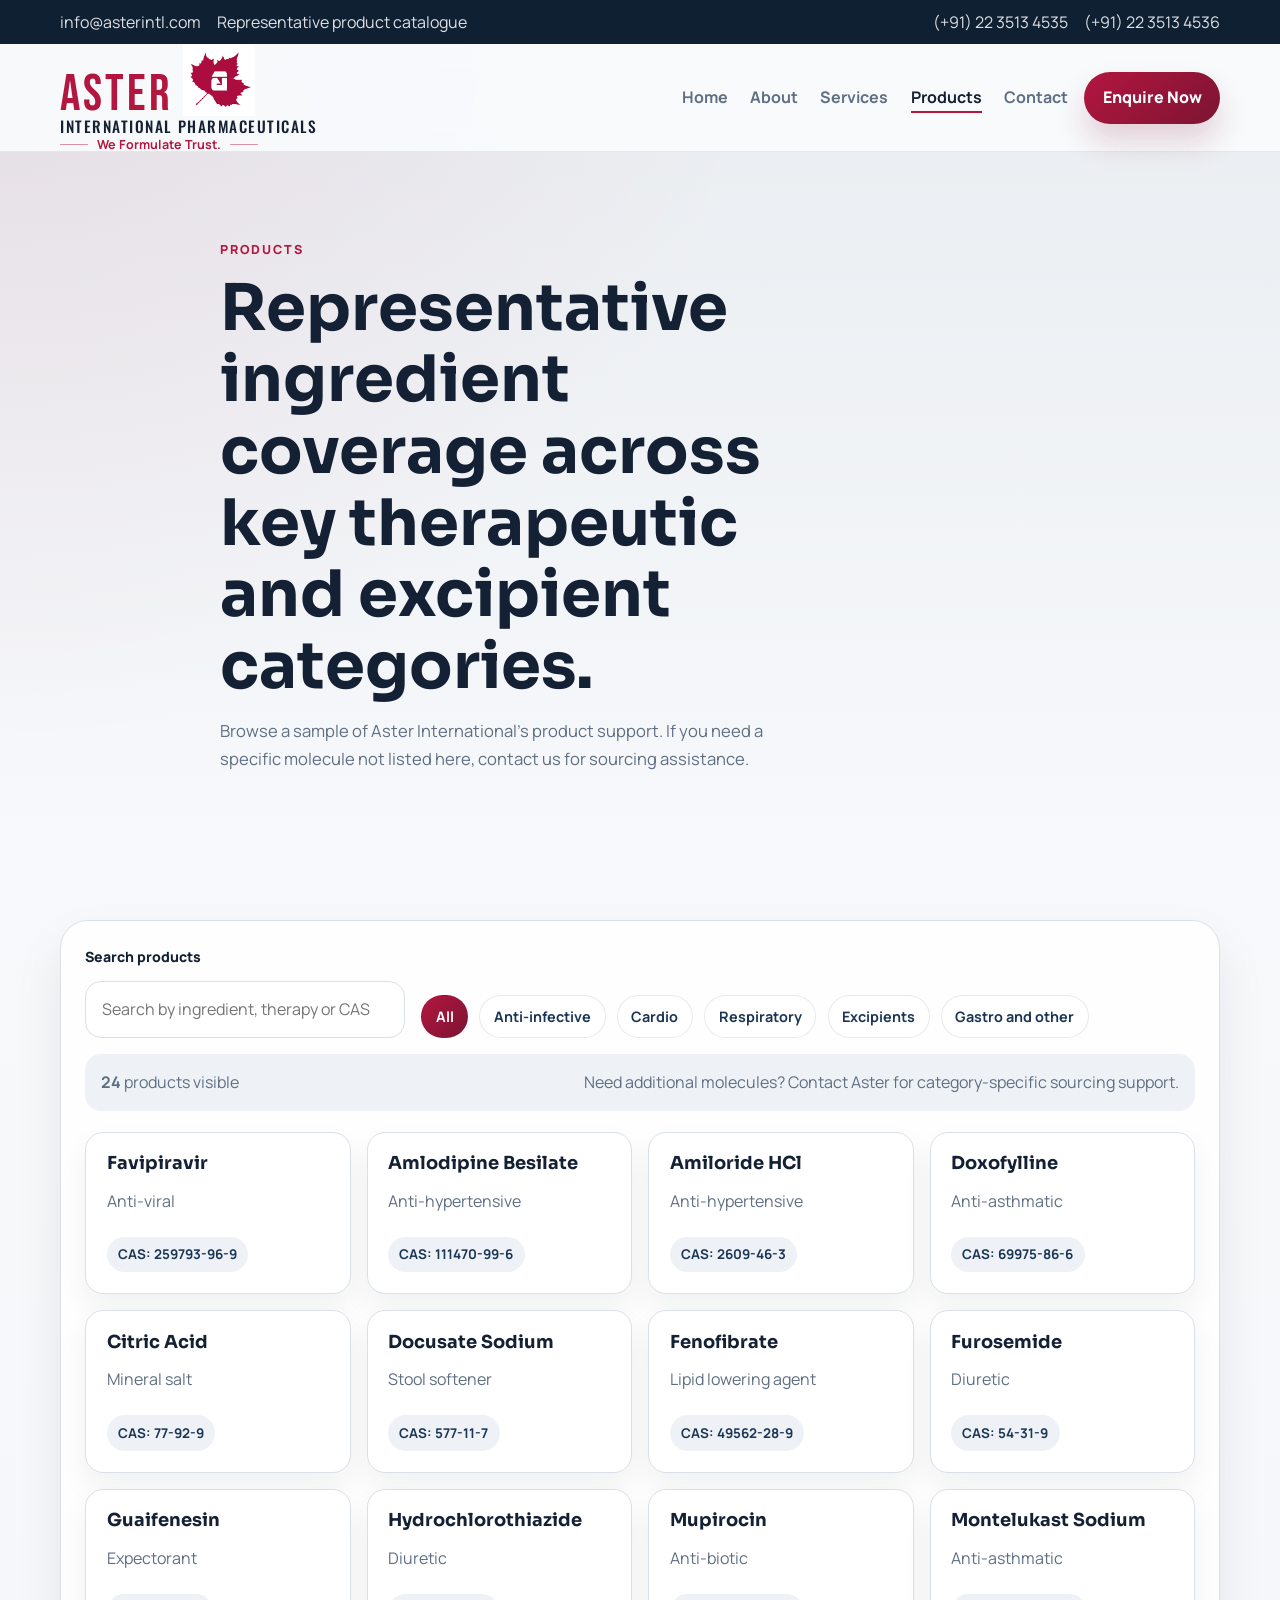
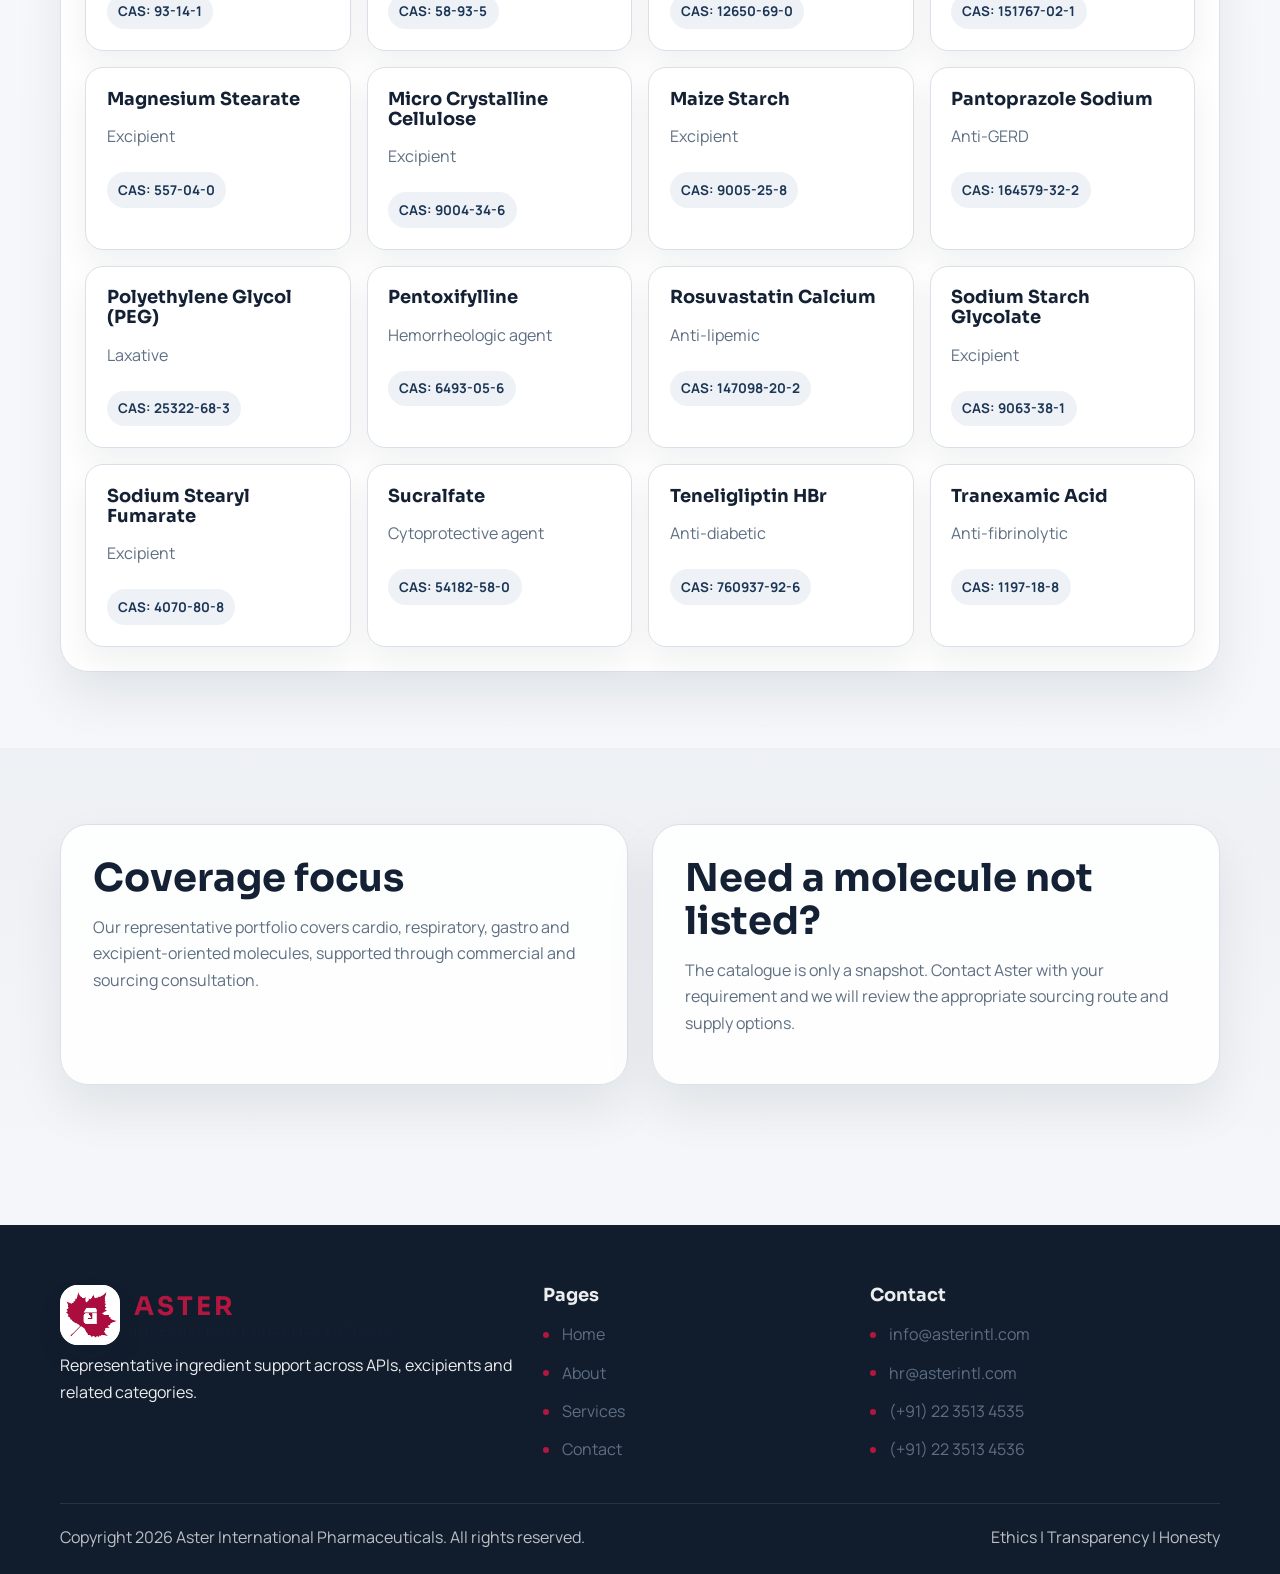
<file: products.html>
<!DOCTYPE html>
<html lang="en">
<head>
  <meta charset="UTF-8">
  <meta name="viewport" content="width=device-width, initial-scale=1.0">
  <title>Products | Aster International</title>
  <meta
    name="description"
    content="Browse Aster International's representative pharmaceutical ingredient catalogue including APIs, excipients and supporting molecules."
  >
  <link rel="preconnect" href="https://fonts.googleapis.com">
  <link rel="preconnect" href="https://fonts.gstatic.com" crossorigin>
  <link
    href="https://fonts.googleapis.com/css2?family=Bebas+Neue&family=Manrope:wght@400;500;600;700;800&family=Oswald:wght@400;500;600&family=Sora:wght@600;700&display=swap"
    rel="stylesheet"
  >
  <link rel="icon" type="image/png" href="assets/aster-logo.png">
  <link rel="stylesheet" href="styles.css">
</head>
<body class="page-products">
  <div class="topbar">
    <div class="container topbar-inner">
      <div class="topbar-line">
        <a href="mailto:info@asterintl.com">info@asterintl.com</a>
        <span>Representative product catalogue</span>
      </div>
      <div class="topbar-line">
        <a href="tel:+912235134535">(+91) 22 3513 4535</a>
        <a href="tel:+912235134536">(+91) 22 3513 4536</a>
      </div>
    </div>
  </div>

  <header class="site-header">
    <div class="container nav-shell">
      <a href="index.html" class="brand brand-header">
        <span class="brand-header-lockup">
          <span class="brand-wordmark-row">
            <span class="brand-name">ASTER</span>
            <img class="brand-logo brand-logo-header" src="assets/aster-logo.png" alt="Aster International logo">
          </span>
          <span class="brand-subtitle">International Pharmaceuticals</span>
          <span class="brand-tagline">We Formulate Trust.</span>
        </span>
      </a>
      <button class="nav-toggle" aria-label="Toggle menu" aria-expanded="false">Menu</button>
      <nav class="site-nav">
        <ul class="nav-links">
          <li><a href="index.html">Home</a></li>
          <li><a href="about.html">About</a></li>
          <li><a href="services.html">Services</a></li>
          <li><a class="active" href="products.html">Products</a></li>
          <li><a href="contact.html">Contact</a></li>
        </ul>
      </nav>
      <a href="contact.html" class="header-cta">Enquire Now</a>
    </div>
  </header>

  <main>
    <section class="page-hero">
      <div class="container">
        <p class="eyebrow">Products</p>
        <h1>Representative ingredient coverage across key therapeutic and excipient categories.</h1>
        <p class="lead">
          Browse a sample of Aster International's product support. If you need a specific molecule not
          listed here, contact us for sourcing assistance.
        </p>
      </div>
    </section>

    <section class="section">
      <div class="container catalog-shell">
        <div class="catalog-toolbar reveal">
          <label class="search-field">
            <span class="search-label">Search products</span>
            <input id="product-search" type="search" placeholder="Search by ingredient, therapy or CAS">
          </label>
          <div class="filters" role="tablist" aria-label="Product categories">
            <button class="filter-chip active" data-filter="all" type="button">All</button>
            <button class="filter-chip" data-filter="anti-infective" type="button">Anti-infective</button>
            <button class="filter-chip" data-filter="cardio" type="button">Cardio</button>
            <button class="filter-chip" data-filter="respiratory" type="button">Respiratory</button>
            <button class="filter-chip" data-filter="excipient" type="button">Excipients</button>
            <button class="filter-chip" data-filter="gastro" type="button">Gastro and other</button>
          </div>
        </div>

        <div class="catalog-summary reveal">
          <p><strong id="visible-product-count">24</strong> products visible</p>
          <p>Need additional molecules? Contact Aster for category-specific sourcing support.</p>
        </div>

        <div class="products-grid">
          <article class="product-card reveal" data-category="anti-infective">
            <h3>Favipiravir</h3>
            <p>Anti-viral</p>
            <span>CAS: 259793-96-9</span>
          </article>
          <article class="product-card reveal" data-category="cardio">
            <h3>Amlodipine Besilate</h3>
            <p>Anti-hypertensive</p>
            <span>CAS: 111470-99-6</span>
          </article>
          <article class="product-card reveal" data-category="cardio">
            <h3>Amiloride HCl</h3>
            <p>Anti-hypertensive</p>
            <span>CAS: 2609-46-3</span>
          </article>
          <article class="product-card reveal" data-category="respiratory">
            <h3>Doxofylline</h3>
            <p>Anti-asthmatic</p>
            <span>CAS: 69975-86-6</span>
          </article>
          <article class="product-card reveal" data-category="gastro">
            <h3>Citric Acid</h3>
            <p>Mineral salt</p>
            <span>CAS: 77-92-9</span>
          </article>
          <article class="product-card reveal" data-category="gastro">
            <h3>Docusate Sodium</h3>
            <p>Stool softener</p>
            <span>CAS: 577-11-7</span>
          </article>
          <article class="product-card reveal" data-category="cardio">
            <h3>Fenofibrate</h3>
            <p>Lipid lowering agent</p>
            <span>CAS: 49562-28-9</span>
          </article>
          <article class="product-card reveal" data-category="cardio">
            <h3>Furosemide</h3>
            <p>Diuretic</p>
            <span>CAS: 54-31-9</span>
          </article>
          <article class="product-card reveal" data-category="respiratory">
            <h3>Guaifenesin</h3>
            <p>Expectorant</p>
            <span>CAS: 93-14-1</span>
          </article>
          <article class="product-card reveal" data-category="cardio">
            <h3>Hydrochlorothiazide</h3>
            <p>Diuretic</p>
            <span>CAS: 58-93-5</span>
          </article>
          <article class="product-card reveal" data-category="anti-infective">
            <h3>Mupirocin</h3>
            <p>Anti-biotic</p>
            <span>CAS: 12650-69-0</span>
          </article>
          <article class="product-card reveal" data-category="respiratory">
            <h3>Montelukast Sodium</h3>
            <p>Anti-asthmatic</p>
            <span>CAS: 151767-02-1</span>
          </article>
          <article class="product-card reveal" data-category="excipient">
            <h3>Magnesium Stearate</h3>
            <p>Excipient</p>
            <span>CAS: 557-04-0</span>
          </article>
          <article class="product-card reveal" data-category="excipient">
            <h3>Micro Crystalline Cellulose</h3>
            <p>Excipient</p>
            <span>CAS: 9004-34-6</span>
          </article>
          <article class="product-card reveal" data-category="excipient">
            <h3>Maize Starch</h3>
            <p>Excipient</p>
            <span>CAS: 9005-25-8</span>
          </article>
          <article class="product-card reveal" data-category="gastro">
            <h3>Pantoprazole Sodium</h3>
            <p>Anti-GERD</p>
            <span>CAS: 164579-32-2</span>
          </article>
          <article class="product-card reveal" data-category="gastro">
            <h3>Polyethylene Glycol (PEG)</h3>
            <p>Laxative</p>
            <span>CAS: 25322-68-3</span>
          </article>
          <article class="product-card reveal" data-category="gastro">
            <h3>Pentoxifylline</h3>
            <p>Hemorrheologic agent</p>
            <span>CAS: 6493-05-6</span>
          </article>
          <article class="product-card reveal" data-category="cardio">
            <h3>Rosuvastatin Calcium</h3>
            <p>Anti-lipemic</p>
            <span>CAS: 147098-20-2</span>
          </article>
          <article class="product-card reveal" data-category="excipient">
            <h3>Sodium Starch Glycolate</h3>
            <p>Excipient</p>
            <span>CAS: 9063-38-1</span>
          </article>
          <article class="product-card reveal" data-category="excipient">
            <h3>Sodium Stearyl Fumarate</h3>
            <p>Excipient</p>
            <span>CAS: 4070-80-8</span>
          </article>
          <article class="product-card reveal" data-category="gastro">
            <h3>Sucralfate</h3>
            <p>Cytoprotective agent</p>
            <span>CAS: 54182-58-0</span>
          </article>
          <article class="product-card reveal" data-category="gastro">
            <h3>Teneligliptin HBr</h3>
            <p>Anti-diabetic</p>
            <span>CAS: 760937-92-6</span>
          </article>
          <article class="product-card reveal" data-category="gastro">
            <h3>Tranexamic Acid</h3>
            <p>Anti-fibrinolytic</p>
            <span>CAS: 1197-18-8</span>
          </article>
        </div>
      </div>
    </section>

    <section class="section section-surface">
      <div class="container split-grid">
        <article class="content-card reveal">
          <h2>Coverage focus</h2>
          <p>
            Our representative portfolio covers cardio, respiratory, gastro and excipient-oriented
            molecules, supported through commercial and sourcing consultation.
          </p>
        </article>
        <article class="content-card reveal">
          <h2>Need a molecule not listed?</h2>
          <p>
            The catalogue is only a snapshot. Contact Aster with your requirement and we will review
            the appropriate sourcing route and supply options.
          </p>
        </article>
      </div>
    </section>
  </main>

  <footer class="site-footer">
    <div class="container footer-grid">
      <div class="footer-brand">
        <a href="index.html" class="brand">
          <img class="brand-logo" src="assets/aster-logo.png" alt="Aster International logo">
          <span class="brand-text">
            <strong>ASTER</strong>
            <small>International Pharmaceuticals</small>
          </span>
        </a>
        <p class="footer-copy">Representative ingredient support across APIs, excipients and related categories.</p>
      </div>
      <div>
        <h3>Pages</h3>
        <ul class="footer-links">
          <li><a href="index.html">Home</a></li>
          <li><a href="about.html">About</a></li>
          <li><a href="services.html">Services</a></li>
          <li><a href="contact.html">Contact</a></li>
        </ul>
      </div>
      <div>
        <h3>Contact</h3>
        <ul class="footer-links">
          <li><a href="mailto:info@asterintl.com">info@asterintl.com</a></li>
          <li><a href="mailto:hr@asterintl.com">hr@asterintl.com</a></li>
          <li><a href="tel:+912235134535">(+91) 22 3513 4535</a></li>
          <li><a href="tel:+912235134536">(+91) 22 3513 4536</a></li>
        </ul>
      </div>
    </div>
    <div class="container footer-bottom">
      <p>Copyright <span data-year></span> Aster International Pharmaceuticals. All rights reserved.</p>
      <p>Ethics | Transparency | Honesty</p>
    </div>
  </footer>

  <script src="script.js"></script>
</body>
</html>
</file>
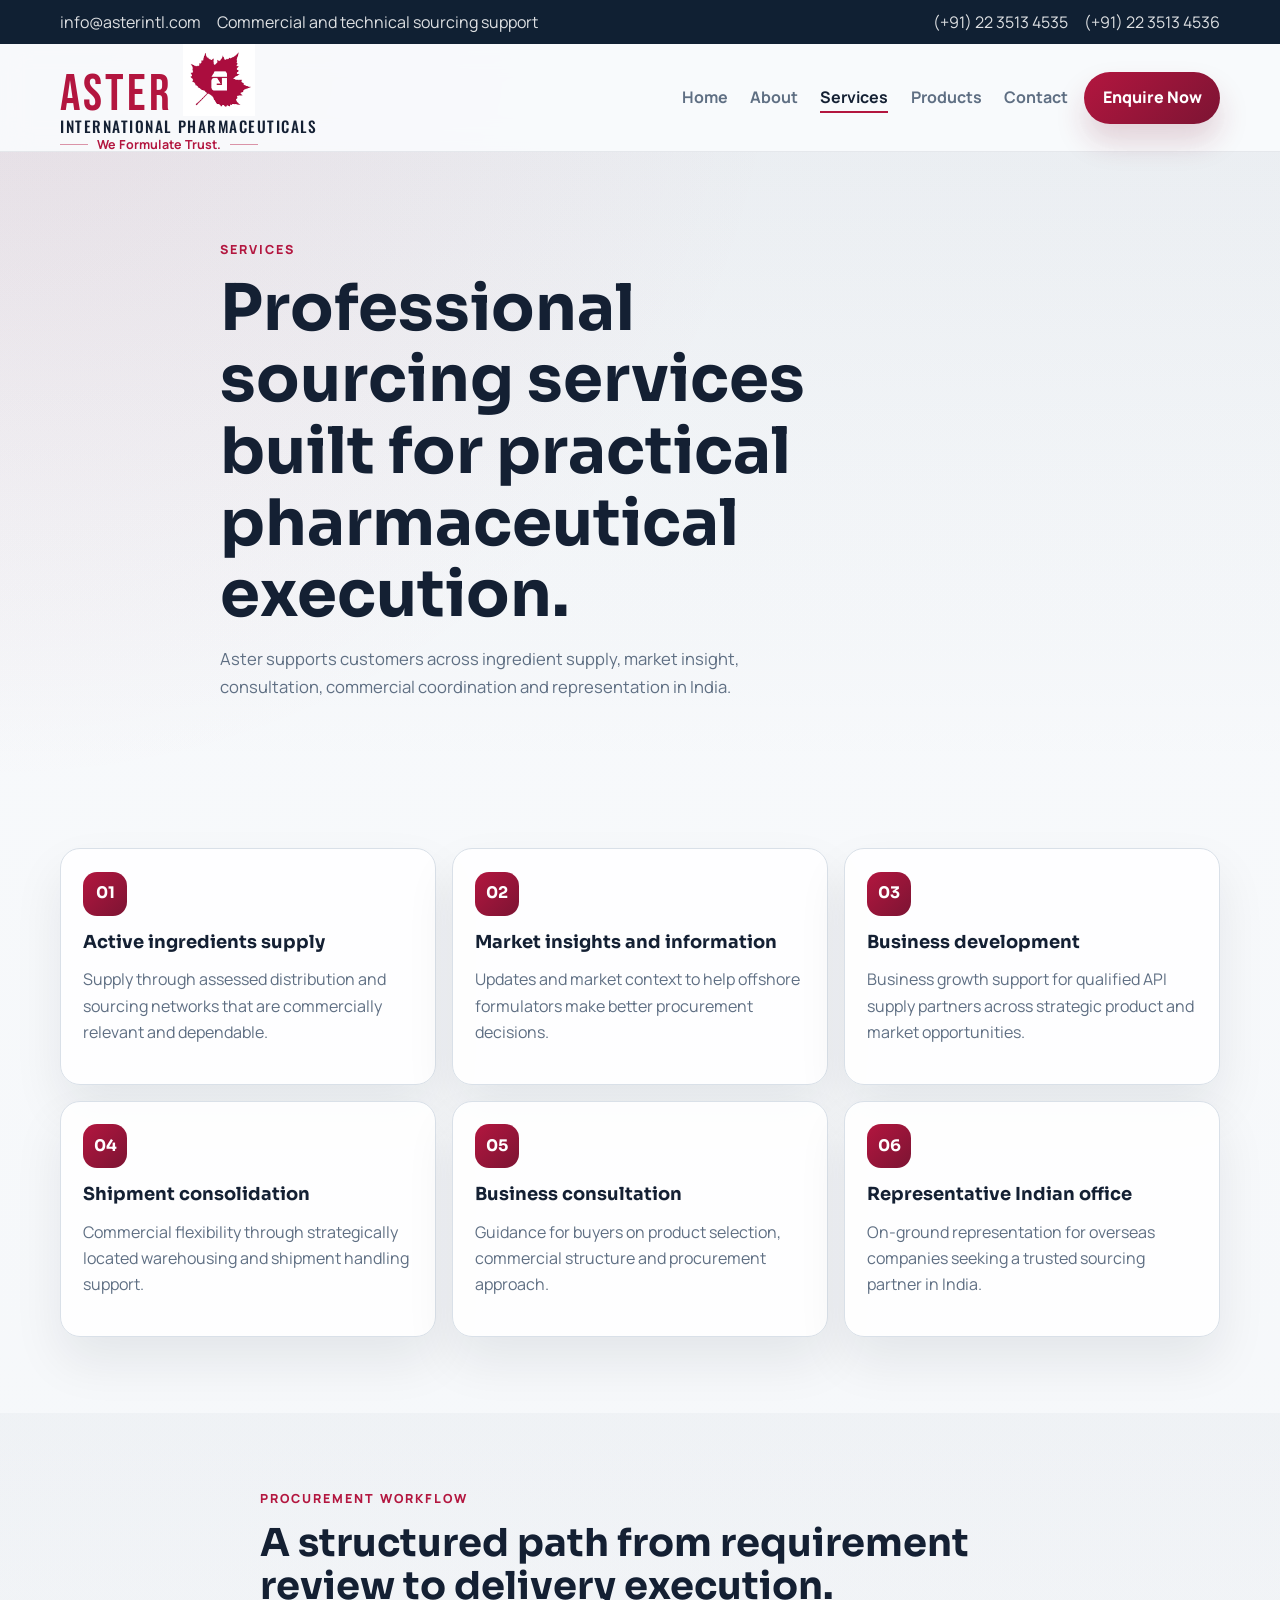
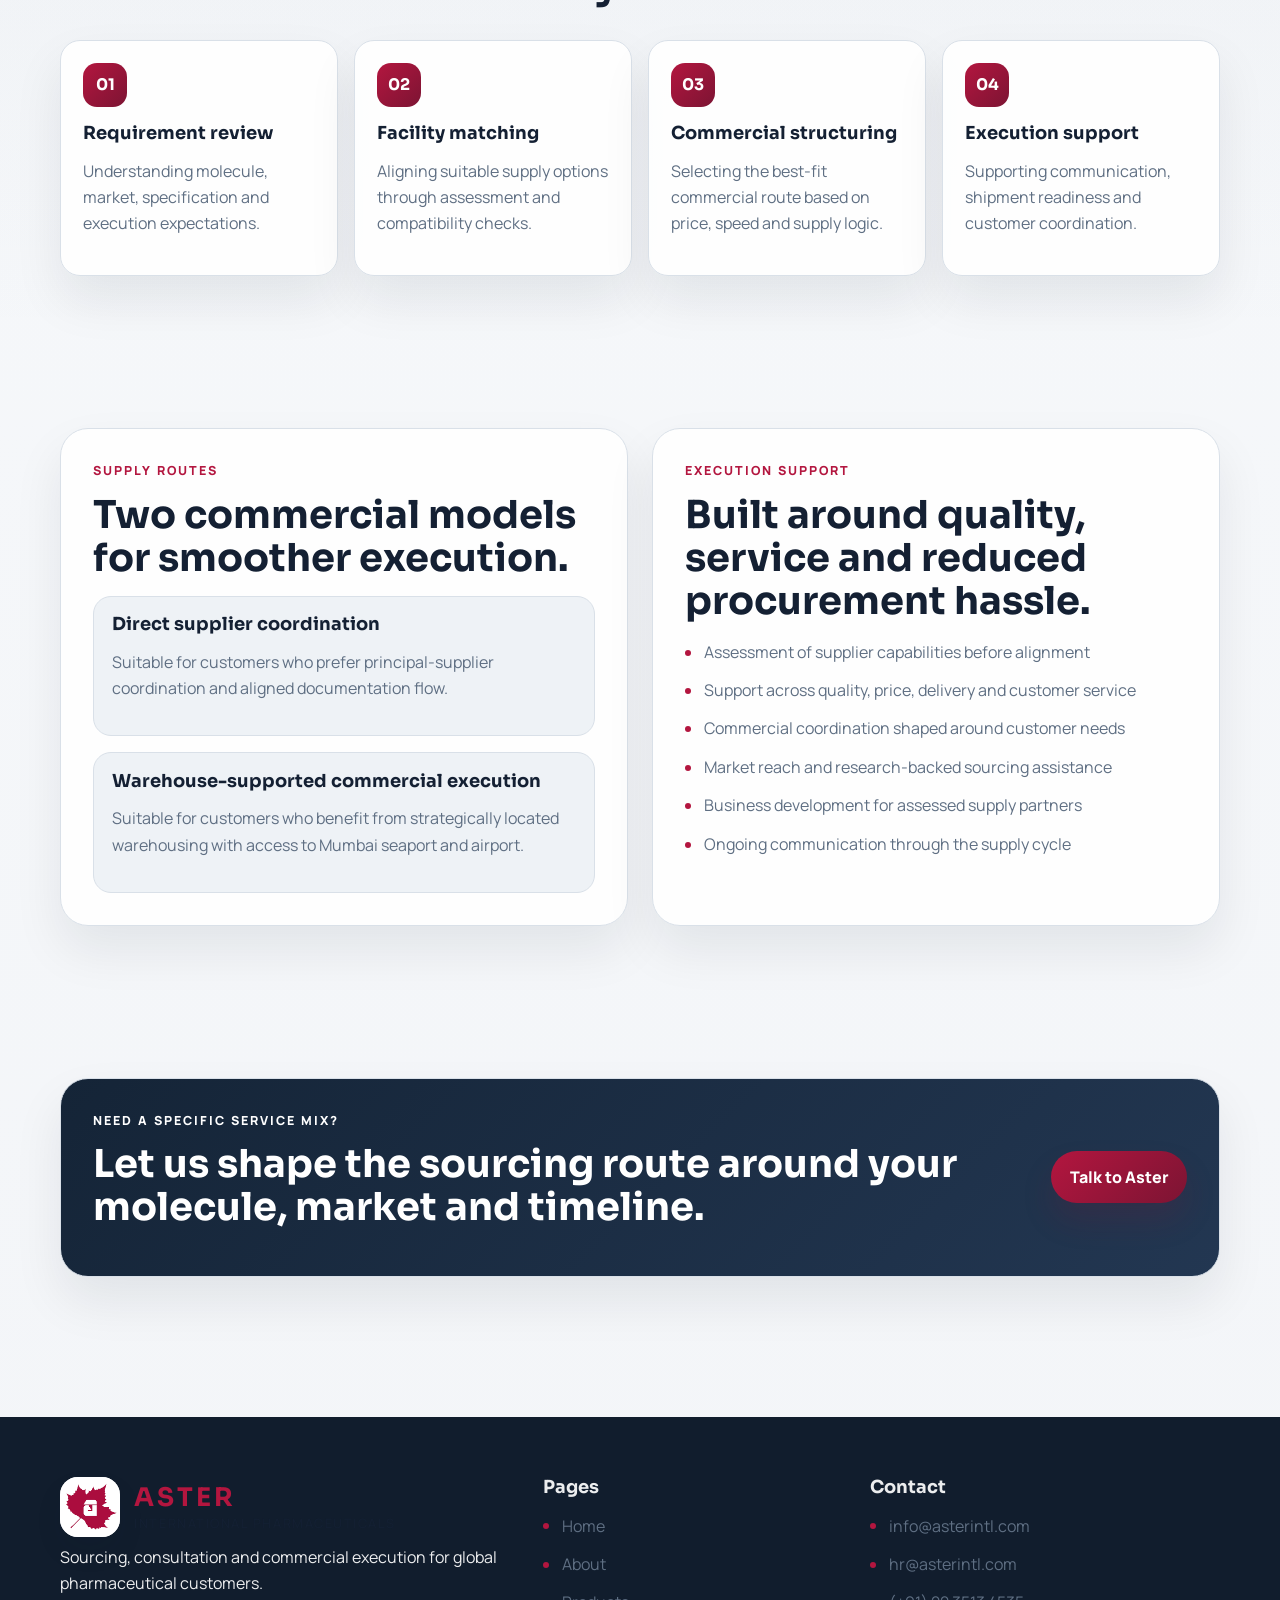
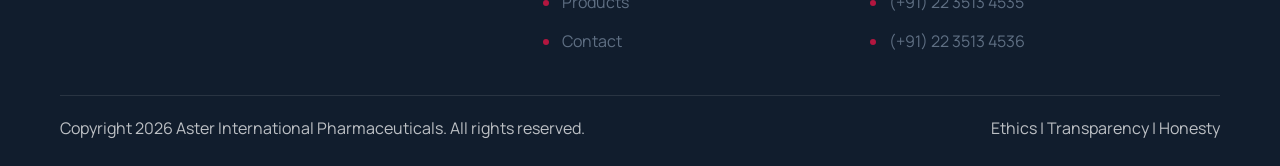
<file: services.html>
<!DOCTYPE html>
<html lang="en">
<head>
  <meta charset="UTF-8">
  <meta name="viewport" content="width=device-width, initial-scale=1.0">
  <title>Services | Aster International</title>
  <meta
    name="description"
    content="Explore Aster International's pharmaceutical sourcing services including API supply, consultation, market insights and shipment support."
  >
  <link rel="preconnect" href="https://fonts.googleapis.com">
  <link rel="preconnect" href="https://fonts.gstatic.com" crossorigin>
  <link
    href="https://fonts.googleapis.com/css2?family=Bebas+Neue&family=Manrope:wght@400;500;600;700;800&family=Oswald:wght@400;500;600&family=Sora:wght@600;700&display=swap"
    rel="stylesheet"
  >
  <link rel="icon" type="image/png" href="assets/aster-logo.png">
  <link rel="stylesheet" href="styles.css">
</head>
<body class="page-services">
  <div class="topbar">
    <div class="container topbar-inner">
      <div class="topbar-line">
        <a href="mailto:info@asterintl.com">info@asterintl.com</a>
        <span>Commercial and technical sourcing support</span>
      </div>
      <div class="topbar-line">
        <a href="tel:+912235134535">(+91) 22 3513 4535</a>
        <a href="tel:+912235134536">(+91) 22 3513 4536</a>
      </div>
    </div>
  </div>

  <header class="site-header">
    <div class="container nav-shell">
      <a href="index.html" class="brand brand-header">
        <span class="brand-header-lockup">
          <span class="brand-wordmark-row">
            <span class="brand-name">ASTER</span>
            <img class="brand-logo brand-logo-header" src="assets/aster-logo.png" alt="Aster International logo">
          </span>
          <span class="brand-subtitle">International Pharmaceuticals</span>
          <span class="brand-tagline">We Formulate Trust.</span>
        </span>
      </a>
      <button class="nav-toggle" aria-label="Toggle menu" aria-expanded="false">Menu</button>
      <nav class="site-nav">
        <ul class="nav-links">
          <li><a href="index.html">Home</a></li>
          <li><a href="about.html">About</a></li>
          <li><a class="active" href="services.html">Services</a></li>
          <li><a href="products.html">Products</a></li>
          <li><a href="contact.html">Contact</a></li>
        </ul>
      </nav>
      <a href="contact.html" class="header-cta">Enquire Now</a>
    </div>
  </header>

  <main>
    <section class="page-hero">
      <div class="container">
        <p class="eyebrow">Services</p>
        <h1>Professional sourcing services built for practical pharmaceutical execution.</h1>
        <p class="lead">
          Aster supports customers across ingredient supply, market insight, consultation, commercial
          coordination and representation in India.
        </p>
      </div>
    </section>

    <section class="section">
      <div class="container card-grid three-up">
        <article class="service-box reveal">
          <span class="service-number">01</span>
          <h3>Active ingredients supply</h3>
          <p>Supply through assessed distribution and sourcing networks that are commercially relevant and dependable.</p>
        </article>
        <article class="service-box reveal">
          <span class="service-number">02</span>
          <h3>Market insights and information</h3>
          <p>Updates and market context to help offshore formulators make better procurement decisions.</p>
        </article>
        <article class="service-box reveal">
          <span class="service-number">03</span>
          <h3>Business development</h3>
          <p>Business growth support for qualified API supply partners across strategic product and market opportunities.</p>
        </article>
        <article class="service-box reveal">
          <span class="service-number">04</span>
          <h3>Shipment consolidation</h3>
          <p>Commercial flexibility through strategically located warehousing and shipment handling support.</p>
        </article>
        <article class="service-box reveal">
          <span class="service-number">05</span>
          <h3>Business consultation</h3>
          <p>Guidance for buyers on product selection, commercial structure and procurement approach.</p>
        </article>
        <article class="service-box reveal">
          <span class="service-number">06</span>
          <h3>Representative Indian office</h3>
          <p>On-ground representation for overseas companies seeking a trusted sourcing partner in India.</p>
        </article>
      </div>
    </section>

    <section class="section section-surface">
      <div class="container section-intro reveal">
        <p class="eyebrow">Procurement Workflow</p>
        <h2>A structured path from requirement review to delivery execution.</h2>
      </div>
      <div class="container card-grid four-up">
        <article class="process-card reveal">
          <span>01</span>
          <h3>Requirement review</h3>
          <p>Understanding molecule, market, specification and execution expectations.</p>
        </article>
        <article class="process-card reveal">
          <span>02</span>
          <h3>Facility matching</h3>
          <p>Aligning suitable supply options through assessment and compatibility checks.</p>
        </article>
        <article class="process-card reveal">
          <span>03</span>
          <h3>Commercial structuring</h3>
          <p>Selecting the best-fit commercial route based on price, speed and supply logic.</p>
        </article>
        <article class="process-card reveal">
          <span>04</span>
          <h3>Execution support</h3>
          <p>Supporting communication, shipment readiness and customer coordination.</p>
        </article>
      </div>
    </section>

    <section class="section">
      <div class="container split-grid">
        <article class="content-card reveal">
          <p class="eyebrow">Supply Routes</p>
          <h2>Two commercial models for smoother execution.</h2>
          <div class="option-card">
            <h3>Direct supplier coordination</h3>
            <p>Suitable for customers who prefer principal-supplier coordination and aligned documentation flow.</p>
          </div>
          <div class="option-card">
            <h3>Warehouse-supported commercial execution</h3>
            <p>Suitable for customers who benefit from strategically located warehousing with access to Mumbai seaport and airport.</p>
          </div>
        </article>
        <article class="content-card reveal">
          <p class="eyebrow">Execution Support</p>
          <h2>Built around quality, service and reduced procurement hassle.</h2>
          <ul class="check-list">
            <li>Assessment of supplier capabilities before alignment</li>
            <li>Support across quality, price, delivery and customer service</li>
            <li>Commercial coordination shaped around customer needs</li>
            <li>Market reach and research-backed sourcing assistance</li>
            <li>Business development for assessed supply partners</li>
            <li>Ongoing communication through the supply cycle</li>
          </ul>
        </article>
      </div>
    </section>

    <section class="section">
      <div class="container cta-panel reveal">
        <div>
          <p class="eyebrow">Need A Specific Service Mix?</p>
          <h2>Let us shape the sourcing route around your molecule, market and timeline.</h2>
        </div>
        <a href="contact.html" class="button button-primary">Talk to Aster</a>
      </div>
    </section>
  </main>

  <footer class="site-footer">
    <div class="container footer-grid">
      <div class="footer-brand">
        <a href="index.html" class="brand">
          <img class="brand-logo" src="assets/aster-logo.png" alt="Aster International logo">
          <span class="brand-text">
            <strong>ASTER</strong>
            <small>International Pharmaceuticals</small>
          </span>
        </a>
        <p class="footer-copy">Sourcing, consultation and commercial execution for global pharmaceutical customers.</p>
      </div>
      <div>
        <h3>Pages</h3>
        <ul class="footer-links">
          <li><a href="index.html">Home</a></li>
          <li><a href="about.html">About</a></li>
          <li><a href="products.html">Products</a></li>
          <li><a href="contact.html">Contact</a></li>
        </ul>
      </div>
      <div>
        <h3>Contact</h3>
        <ul class="footer-links">
          <li><a href="mailto:info@asterintl.com">info@asterintl.com</a></li>
          <li><a href="mailto:hr@asterintl.com">hr@asterintl.com</a></li>
          <li><a href="tel:+912235134535">(+91) 22 3513 4535</a></li>
          <li><a href="tel:+912235134536">(+91) 22 3513 4536</a></li>
        </ul>
      </div>
    </div>
    <div class="container footer-bottom">
      <p>Copyright <span data-year></span> Aster International Pharmaceuticals. All rights reserved.</p>
      <p>Ethics | Transparency | Honesty</p>
    </div>
  </footer>

  <script src="script.js"></script>
</body>
</html>
</file>
<file: styles.css>
:root {
  --bg: #f3f5f8;
  --surface: #ffffff;
  --surface-alt: #eef2f6;
  --surface-strong: #0d1a2b;
  --text: #142033;
  --muted: #5f6f83;
  --line: #d9e0e8;
  --brand: #b3163f;
  --brand-deep: #7c1433;
  --brand-soft: #f8d9e2;
  --accent: #1b3555;
  --shadow: 0 24px 50px rgba(15, 27, 44, 0.08);
  --shadow-soft: 0 14px 30px rgba(15, 27, 44, 0.06);
  --radius-lg: 28px;
  --radius-md: 20px;
  --radius-sm: 14px;
}

* {
  box-sizing: border-box;
}

html {
  scroll-behavior: smooth;
}

body {
  margin: 0;
  font-family: "Manrope", sans-serif;
  color: var(--text);
  background:
    radial-gradient(circle at top left, rgba(179, 22, 63, 0.08), transparent 22%),
    linear-gradient(180deg, #f8fafc 0%, #f3f5f8 100%);
  line-height: 1.65;
}

a {
  color: inherit;
}

img {
  max-width: 100%;
}

button,
input,
textarea {
  font: inherit;
}

.container {
  width: min(1160px, calc(100% - 40px));
  margin: 0 auto;
}

.topbar {
  background: #102033;
  color: rgba(255, 255, 255, 0.86);
}

.topbar-inner {
  min-height: 44px;
  display: flex;
  justify-content: space-between;
  gap: 1rem;
  align-items: center;
}

.topbar-line {
  display: flex;
  gap: 1rem;
  flex-wrap: wrap;
  align-items: center;
}

.topbar a {
  text-decoration: none;
}

.site-header {
  position: sticky;
  top: 0;
  z-index: 50;
  backdrop-filter: blur(14px);
  background: rgba(248, 250, 252, 0.92);
  border-bottom: 1px solid rgba(20, 32, 51, 0.08);
}

.nav-shell {
  position: relative;
  min-height: 86px;
  display: flex;
  align-items: center;
  justify-content: space-between;
  gap: 1rem;
}

.brand {
  display: inline-flex;
  align-items: center;
  gap: 0.9rem;
  text-decoration: none;
}

.brand-header {
  align-items: flex-start;
}

.brand-logo {
  width: 60px;
  height: 60px;
  object-fit: contain;
  border-radius: 18px;
  background: rgba(255, 255, 255, 0.92);
  box-shadow: var(--shadow-soft);
}

.brand-text {
  display: flex;
  flex-direction: column;
  line-height: 1.1;
}

.brand-header-lockup {
  display: flex;
  flex-direction: column;
  line-height: 1;
}

.brand-wordmark-row {
  display: flex;
  align-items: flex-end;
  gap: 0.6rem;
}

.brand-name {
  font-family: "Bebas Neue", sans-serif;
  font-size: clamp(2.6rem, 4vw, 4.5rem);
  line-height: 0.82;
  letter-spacing: 0.06em;
  color: var(--brand);
}

.brand-logo-header {
  width: 72px;
  height: 72px;
  border-radius: 0;
  background: transparent;
  box-shadow: none;
}

.brand-subtitle {
  margin-top: 0.2rem;
  font-family: "Oswald", sans-serif;
  font-size: 0.96rem;
  font-weight: 500;
  text-transform: uppercase;
  letter-spacing: 0.1em;
  color: var(--text);
}

.brand-tagline {
  display: inline-flex;
  align-items: center;
  gap: 0.55rem;
  margin-top: 0.25rem;
  font-size: 0.78rem;
  font-weight: 700;
  color: var(--brand);
}

.brand-tagline::before,
.brand-tagline::after {
  content: "";
  width: 28px;
  height: 1px;
  background: currentColor;
  opacity: 0.45;
}

.brand-text strong {
  font-family: "Sora", sans-serif;
  font-size: clamp(1.3rem, 2vw, 1.9rem);
  color: var(--brand);
  letter-spacing: 0.12em;
}

.brand-text small {
  margin-top: 0.28rem;
  font-size: 0.8rem;
  color: var(--text);
  text-transform: uppercase;
  letter-spacing: 0.12em;
}

.site-nav {
  margin-left: auto;
}

.nav-links {
  display: flex;
  gap: 1.4rem;
  list-style: none;
  padding: 0;
  margin: 0;
  align-items: center;
}

.nav-links a {
  text-decoration: none;
  font-weight: 700;
  color: var(--muted);
  padding-bottom: 0.15rem;
  border-bottom: 2px solid transparent;
}

.nav-links a:hover,
.nav-links a.active {
  color: var(--text);
  border-color: var(--brand);
}

.header-cta,
.button {
  display: inline-flex;
  align-items: center;
  justify-content: center;
  text-decoration: none;
  font-weight: 800;
  border-radius: 999px;
  min-height: 48px;
  padding: 0.8rem 1.15rem;
  transition: transform 0.22s ease, box-shadow 0.22s ease, background 0.22s ease;
}

.header-cta,
.button-primary {
  background: linear-gradient(135deg, var(--brand), var(--brand-deep));
  color: #fff;
  box-shadow: 0 18px 30px rgba(124, 20, 51, 0.18);
}

.button:hover,
.header-cta:hover {
  transform: translateY(-2px);
}

.button-secondary {
  background: #fff;
  color: var(--accent);
  border: 1px solid var(--line);
}

.nav-toggle {
  display: none;
  min-height: 44px;
  padding: 0.72rem 0.95rem;
  border-radius: 999px;
  border: 1px solid var(--line);
  background: #fff;
  color: var(--text);
}

.hero,
.page-hero {
  padding: 5.5rem 0 3.5rem;
}

.hero-slider-section {
  padding: 2rem 0 1rem;
}

.hero-layout,
.visual-layout,
.split-grid,
.flower-layout,
.contact-layout,
.footer-grid,
.cta-panel {
  display: grid;
  gap: 1.5rem;
}

.hero-slider {
  position: relative;
  min-height: 520px;
  border-radius: 34px;
  overflow: hidden;
  border: 1px solid var(--line);
  box-shadow: var(--shadow);
  background: #f6f2ee;
}

.hero-slide {
  position: absolute;
  inset: 0;
  opacity: 0;
  pointer-events: none;
  transition: opacity 0.6s ease;
}

.hero-slide::before {
  content: "";
  position: absolute;
  inset: 0;
  z-index: 1;
  pointer-events: none;
  background: linear-gradient(90deg, rgba(10, 18, 29, 0.56) 0%, rgba(10, 18, 29, 0.14) 48%, rgba(10, 18, 29, 0) 78%);
}

.hero-slide::after {
  content: "";
  position: absolute;
  inset: auto 0 0 0;
  height: 110px;
  background: linear-gradient(180deg, rgba(20, 32, 51, 0), rgba(20, 32, 51, 0.18));
  z-index: 1;
  pointer-events: none;
}

.hero-slide.active {
  opacity: 1;
  pointer-events: auto;
}

.hero-slide-image {
  display: block;
  width: 100%;
  height: 100%;
  object-fit: cover;
  object-position: center;
}

.slide-partner .hero-slide-image {
  object-position: center center;
}

.slide-products .hero-slide-image {
  object-position: center center;
}

.slide-factories .hero-slide-image {
  object-position: center center;
}

.hero-slide-panel {
  position: absolute;
  left: 3.2rem;
  bottom: 3.4rem;
  z-index: 2;
  max-width: 440px;
  padding: 1.5rem;
  border-radius: 24px;
  background: rgba(255, 255, 255, 0.88);
  box-shadow: var(--shadow);
  backdrop-filter: blur(10px);
}

.hero-slide-panel h2 {
  font-size: clamp(1.6rem, 2.4vw, 2.5rem);
}

.hero-slide-panel p:last-of-type {
  margin-bottom: 1.1rem;
}

.hero-slider-nav {
  position: absolute;
  left: 3.2rem;
  bottom: 2rem;
  display: flex;
  gap: 0.65rem;
  z-index: 2;
}

.hero-dot {
  width: 12px;
  height: 12px;
  border: none;
  border-radius: 50%;
  padding: 0;
  background: rgba(20, 32, 51, 0.22);
  cursor: pointer;
}

.hero-dot.active {
  background: var(--brand);
}

.hero-layout {
  grid-template-columns: 1.15fr 0.85fr;
  align-items: stretch;
}

.hero-copy,
.hero-panel,
.content-card,
.service-box,
.product-preview,
.visual-frame,
.visual-copy,
.mini-card,
.pillar-card,
.process-card,
.office-card,
.contact-panel,
.cta-panel,
.catalog-shell {
  border: 1px solid var(--line);
  background: rgba(255, 255, 255, 0.9);
  box-shadow: var(--shadow);
}

.hero-copy,
.hero-panel,
.content-card,
.visual-copy,
.contact-panel,
.cta-panel,
.catalog-shell {
  padding: 2rem;
  border-radius: var(--radius-lg);
}

.hero-home .hero-copy {
  background:
    linear-gradient(180deg, rgba(255, 255, 255, 0.96), rgba(248, 250, 252, 0.92));
}

.hero-home .hero-panel {
  background:
    linear-gradient(180deg, rgba(13, 26, 43, 0.98), rgba(23, 39, 63, 0.97));
  color: #fff;
}

.hero-home .hero-panel h2,
.hero-home .hero-panel p,
.hero-home .hero-panel span {
  color: inherit;
}

.eyebrow,
.mini-label,
.panel-kicker {
  margin: 0 0 0.75rem;
  color: var(--brand);
  text-transform: uppercase;
  font-size: 0.78rem;
  font-weight: 800;
  letter-spacing: 0.16em;
}

h1,
h2,
h3 {
  margin: 0 0 0.9rem;
  font-family: "Sora", sans-serif;
  line-height: 1.12;
}

h1 {
  font-size: clamp(2.4rem, 5vw, 4.8rem);
  max-width: 12ch;
}

h2 {
  font-size: clamp(1.7rem, 3vw, 2.7rem);
}

h3 {
  font-size: 1.12rem;
}

p {
  margin: 0 0 1rem;
  color: var(--muted);
}

.lead {
  max-width: 60ch;
  font-size: 1.04rem;
}

.hero-actions {
  display: flex;
  flex-wrap: wrap;
  gap: 0.9rem;
  margin-top: 1.5rem;
}

.tag-row {
  display: flex;
  flex-wrap: wrap;
  gap: 0.7rem;
  margin-top: 1.4rem;
}

.tag-row span,
.filter-chip {
  display: inline-flex;
  align-items: center;
  justify-content: center;
  padding: 0.55rem 0.85rem;
  border-radius: 999px;
  border: 1px solid rgba(27, 53, 85, 0.1);
  background: rgba(255, 255, 255, 0.9);
  color: var(--accent);
  font-size: 0.9rem;
  font-weight: 700;
}

.stat-grid,
.mini-grid,
.card-grid,
.footer-grid {
  display: grid;
  gap: 1rem;
}

.stat-grid {
  grid-template-columns: repeat(2, minmax(0, 1fr));
  margin: 1.4rem 0;
}

.stat-card {
  padding: 1.15rem;
  border-radius: 18px;
  background: rgba(255, 255, 255, 0.08);
  border: 1px solid rgba(255, 255, 255, 0.08);
}

.stat-card strong {
  display: block;
  font-family: "Sora", sans-serif;
  font-size: 2rem;
  color: #fff;
}

.stat-card span {
  display: block;
  margin-top: 0.25rem;
  color: rgba(255, 255, 255, 0.8);
}

.panel-note {
  padding: 1rem 1.1rem;
  border-radius: 18px;
  background: rgba(255, 255, 255, 0.08);
  color: rgba(255, 255, 255, 0.82);
}

.section {
  padding: 4.75rem 0;
}

.section-tight {
  padding-top: 0;
}

.section-surface {
  background: linear-gradient(180deg, rgba(27, 53, 85, 0.03), rgba(255, 255, 255, 0));
}

.section-intro {
  max-width: 760px;
  margin-bottom: 2rem;
}

.mini-grid {
  grid-template-columns: repeat(3, minmax(0, 1fr));
}

.metric-band {
  display: grid;
  grid-template-columns: repeat(4, minmax(0, 1fr));
  gap: 1rem;
  padding: 1.3rem;
  border-radius: var(--radius-lg);
  background:
    linear-gradient(135deg, rgba(12, 19, 30, 0.96), rgba(21, 31, 45, 0.94)),
    #101923;
  box-shadow: var(--shadow);
}

.metric-item {
  display: flex;
  align-items: center;
  gap: 1rem;
  padding: 0.8rem;
  color: #fff;
}

.metric-icon {
  width: 62px;
  height: 62px;
  border-radius: 50%;
  display: inline-flex;
  align-items: center;
  justify-content: center;
  background: #fff;
  color: var(--brand);
  font-family: "Sora", sans-serif;
  font-size: 0.88rem;
  font-weight: 700;
  flex: 0 0 auto;
}

.metric-item strong {
  display: block;
  font-family: "Sora", sans-serif;
  font-size: 2.1rem;
  line-height: 1;
}

.metric-item span {
  display: block;
  margin-top: 0.35rem;
  color: rgba(255, 255, 255, 0.82);
}

.mini-card,
.service-box,
.product-preview,
.pillar-card,
.process-card,
.office-card {
  padding: 1.4rem;
  border-radius: var(--radius-md);
}

.three-up {
  grid-template-columns: repeat(3, minmax(0, 1fr));
}

.four-up {
  grid-template-columns: repeat(4, minmax(0, 1fr));
}

.split-grid,
.visual-layout,
.flower-layout,
.contact-layout,
.footer-grid {
  grid-template-columns: repeat(2, minmax(0, 1fr));
}

.footer-grid {
  grid-template-columns: 1.2fr 0.8fr 0.9fr;
}

.check-list,
.footer-links,
.office-list {
  list-style: none;
  margin: 1rem 0 0;
  padding: 0;
}

.check-list li,
.footer-links li,
.office-list li {
  position: relative;
  padding-left: 1.2rem;
  margin-bottom: 0.75rem;
  color: var(--muted);
}

.check-list li::before,
.footer-links li::before,
.office-list li::before {
  content: "";
  position: absolute;
  left: 0;
  top: 0.68rem;
  width: 6px;
  height: 6px;
  border-radius: 50%;
  background: var(--brand);
}

.service-number,
.process-card span {
  display: inline-flex;
  align-items: center;
  justify-content: center;
  width: 44px;
  height: 44px;
  margin-bottom: 1rem;
  border-radius: 14px;
  background: linear-gradient(135deg, var(--brand), var(--brand-deep));
  color: #fff;
  font-family: "Sora", sans-serif;
  font-weight: 700;
}

.section-actions {
  margin-top: 1.4rem;
}

.text-link {
  color: var(--brand);
  text-decoration: none;
  font-weight: 800;
}

.visual-layout,
.flower-layout {
  align-items: center;
}

.visual-frame,
.flower-frame {
  overflow: hidden;
}

.visual-frame img,
.flower-frame img {
  display: block;
  width: 100%;
  height: 100%;
  object-fit: cover;
  border-radius: 22px;
}

.flower-frame {
  padding: 1rem;
  border-radius: var(--radius-lg);
  background: rgba(255, 255, 255, 0.92);
  box-shadow: var(--shadow);
  border: 1px solid var(--line);
}

.product-preview span,
.product-card span {
  display: inline-flex;
  margin-top: 0.4rem;
  padding: 0.42rem 0.7rem;
  border-radius: 999px;
  background: var(--surface-alt);
  color: var(--accent);
  font-size: 0.84rem;
  font-weight: 700;
}

.page-hero {
  background:
    linear-gradient(180deg, rgba(27, 53, 85, 0.06), rgba(255, 255, 255, 0));
}

.page-hero .container {
  max-width: 840px;
}

.catalog-shell {
  padding: 1.5rem;
}

.catalog-toolbar {
  display: grid;
  grid-template-columns: 320px 1fr;
  gap: 1rem;
  align-items: end;
}

.search-label {
  display: block;
  margin-bottom: 0.45rem;
  color: var(--text);
  font-size: 0.88rem;
  font-weight: 800;
}

.filters {
  display: flex;
  flex-wrap: wrap;
  gap: 0.7rem;
}

.filter-chip {
  cursor: pointer;
}

.filter-chip.active,
.filter-chip:hover {
  background: linear-gradient(135deg, var(--brand), var(--brand-deep));
  border-color: transparent;
  color: #fff;
}

.catalog-summary {
  display: flex;
  justify-content: space-between;
  gap: 1rem;
  margin: 1rem 0 1.3rem;
  padding: 0.95rem 1rem;
  border-radius: 16px;
  background: var(--surface-alt);
}

.catalog-summary p {
  margin: 0;
}

.products-grid {
  display: grid;
  grid-template-columns: repeat(4, minmax(0, 1fr));
  gap: 1rem;
}

.product-card {
  padding: 1.3rem;
  border-radius: 18px;
  border: 1px solid var(--line);
  background: #fff;
  box-shadow: var(--shadow-soft);
  transition: transform 0.22s ease, border-color 0.22s ease;
}

.product-card:hover {
  transform: translateY(-4px);
  border-color: rgba(179, 22, 63, 0.26);
}

.product-card.hidden {
  display: none;
}

.option-card {
  padding: 1.1rem;
  margin-top: 1rem;
  border-radius: 18px;
  border: 1px solid var(--line);
  background: var(--surface-alt);
}

.contact-layout {
  grid-template-columns: 1.15fr 0.85fr;
}

.contact-panel-dark {
  background: linear-gradient(180deg, rgba(13, 26, 43, 0.98), rgba(24, 39, 59, 0.97));
  color: #fff;
}

.contact-panel-dark h2,
.contact-panel-dark p,
.contact-panel-dark li,
.contact-panel-dark .eyebrow {
  color: inherit;
}

.light-list li::before {
  background: #fff;
}

.contact-form label {
  display: block;
  margin-bottom: 0.9rem;
  font-weight: 700;
}

input,
textarea {
  width: 100%;
  margin-top: 0.35rem;
  padding: 0.9rem 1rem;
  border-radius: 16px;
  border: 1px solid var(--line);
  background: #fff;
  color: var(--text);
}

input:focus,
textarea:focus {
  outline: 2px solid rgba(179, 22, 63, 0.16);
  border-color: rgba(179, 22, 63, 0.28);
}

.cta-panel {
  grid-template-columns: 1fr auto;
  align-items: center;
  background:
    linear-gradient(135deg, rgba(16, 32, 51, 0.98), rgba(26, 47, 75, 0.96));
  color: #fff;
}

.cta-panel h2,
.cta-panel p,
.cta-panel .eyebrow {
  color: inherit;
}

.site-footer {
  margin-top: 4rem;
  padding: 3.75rem 0 1.5rem;
  background: #111d2d;
  color: rgba(255, 255, 255, 0.92);
}

.footer-copy,
.site-footer h3 {
  color: inherit;
}

.footer-links a {
  text-decoration: none;
  color: inherit;
}

.footer-bottom {
  display: flex;
  justify-content: space-between;
  gap: 1rem;
  padding-top: 1.2rem;
  margin-top: 1.8rem;
  border-top: 1px solid rgba(255, 255, 255, 0.1);
}

.footer-bottom p {
  margin: 0;
  color: rgba(255, 255, 255, 0.72);
}

.reveal {
  opacity: 0;
  transform: translateY(24px);
  transition: opacity 0.7s ease, transform 0.7s ease;
}

.reveal.visible {
  opacity: 1;
  transform: translateY(0);
}

@media (max-width: 1080px) {
  .brand-name {
    font-size: 3.3rem;
  }

  .brand-logo-header {
    width: 62px;
    height: 62px;
  }

  .brand-subtitle {
    font-size: 0.84rem;
  }

  .products-grid,
  .four-up {
    grid-template-columns: repeat(2, minmax(0, 1fr));
  }

  .three-up,
  .mini-grid,
  .metric-band,
  .footer-grid,
  .visual-layout,
  .split-grid,
  .flower-layout,
  .contact-layout,
  .hero-layout,
  .cta-panel {
    grid-template-columns: 1fr;
  }

  .catalog-toolbar {
    grid-template-columns: 1fr;
  }
}

@media (max-width: 760px) {
  .topbar-inner {
    flex-direction: column;
    align-items: flex-start;
    justify-content: center;
    padding: 0.5rem 0;
  }

  .nav-toggle {
    display: inline-flex;
  }

  .site-nav {
    position: absolute;
    top: calc(100% + 8px);
    right: 20px;
    left: 20px;
    margin-left: 0;
    padding: 1rem;
    border-radius: 22px;
    background: rgba(255, 255, 255, 0.98);
    border: 1px solid var(--line);
    box-shadow: var(--shadow);
    opacity: 0;
    pointer-events: none;
    transform: translateY(-10px);
    transition: opacity 0.22s ease, transform 0.22s ease;
  }

  .site-nav.open {
    opacity: 1;
    pointer-events: auto;
    transform: translateY(0);
  }

  .nav-links {
    flex-direction: column;
    align-items: flex-start;
  }

  .header-cta {
    display: none;
  }

  .brand-name {
    font-size: 2.35rem;
  }

  .brand-logo-header {
    width: 54px;
    height: 54px;
  }

  .brand-subtitle {
    font-size: 0.72rem;
    letter-spacing: 0.08em;
  }

  .brand-tagline {
    font-size: 0.68rem;
    gap: 0.38rem;
  }

  .brand-tagline::before,
  .brand-tagline::after {
    width: 16px;
  }

  .hero,
  .page-hero {
    padding-top: 4rem;
  }

  .hero-slider {
    min-height: 320px;
  }

  .slide-partner .hero-slide-image,
  .slide-products .hero-slide-image,
  .slide-factories .hero-slide-image {
    object-position: center center;
  }

  .hero-slide-panel {
    left: 1.2rem;
    right: 1.2rem;
    bottom: 3.1rem;
    max-width: none;
    padding: 1.1rem;
  }

  .hero-slide-panel h2 {
    font-size: 1.5rem;
  }

  .hero-slider-nav {
    left: 1.4rem;
    bottom: 1.3rem;
  }

  .hero-copy,
  .hero-panel,
  .content-card,
  .visual-copy,
  .contact-panel,
  .cta-panel,
  .catalog-shell {
    padding: 1.4rem;
  }

  .products-grid,
  .four-up,
  .three-up,
  .mini-grid,
  .metric-band,
  .stat-grid {
    grid-template-columns: 1fr;
  }

  .catalog-summary,
  .footer-bottom {
    flex-direction: column;
    align-items: flex-start;
  }
}
</file>
